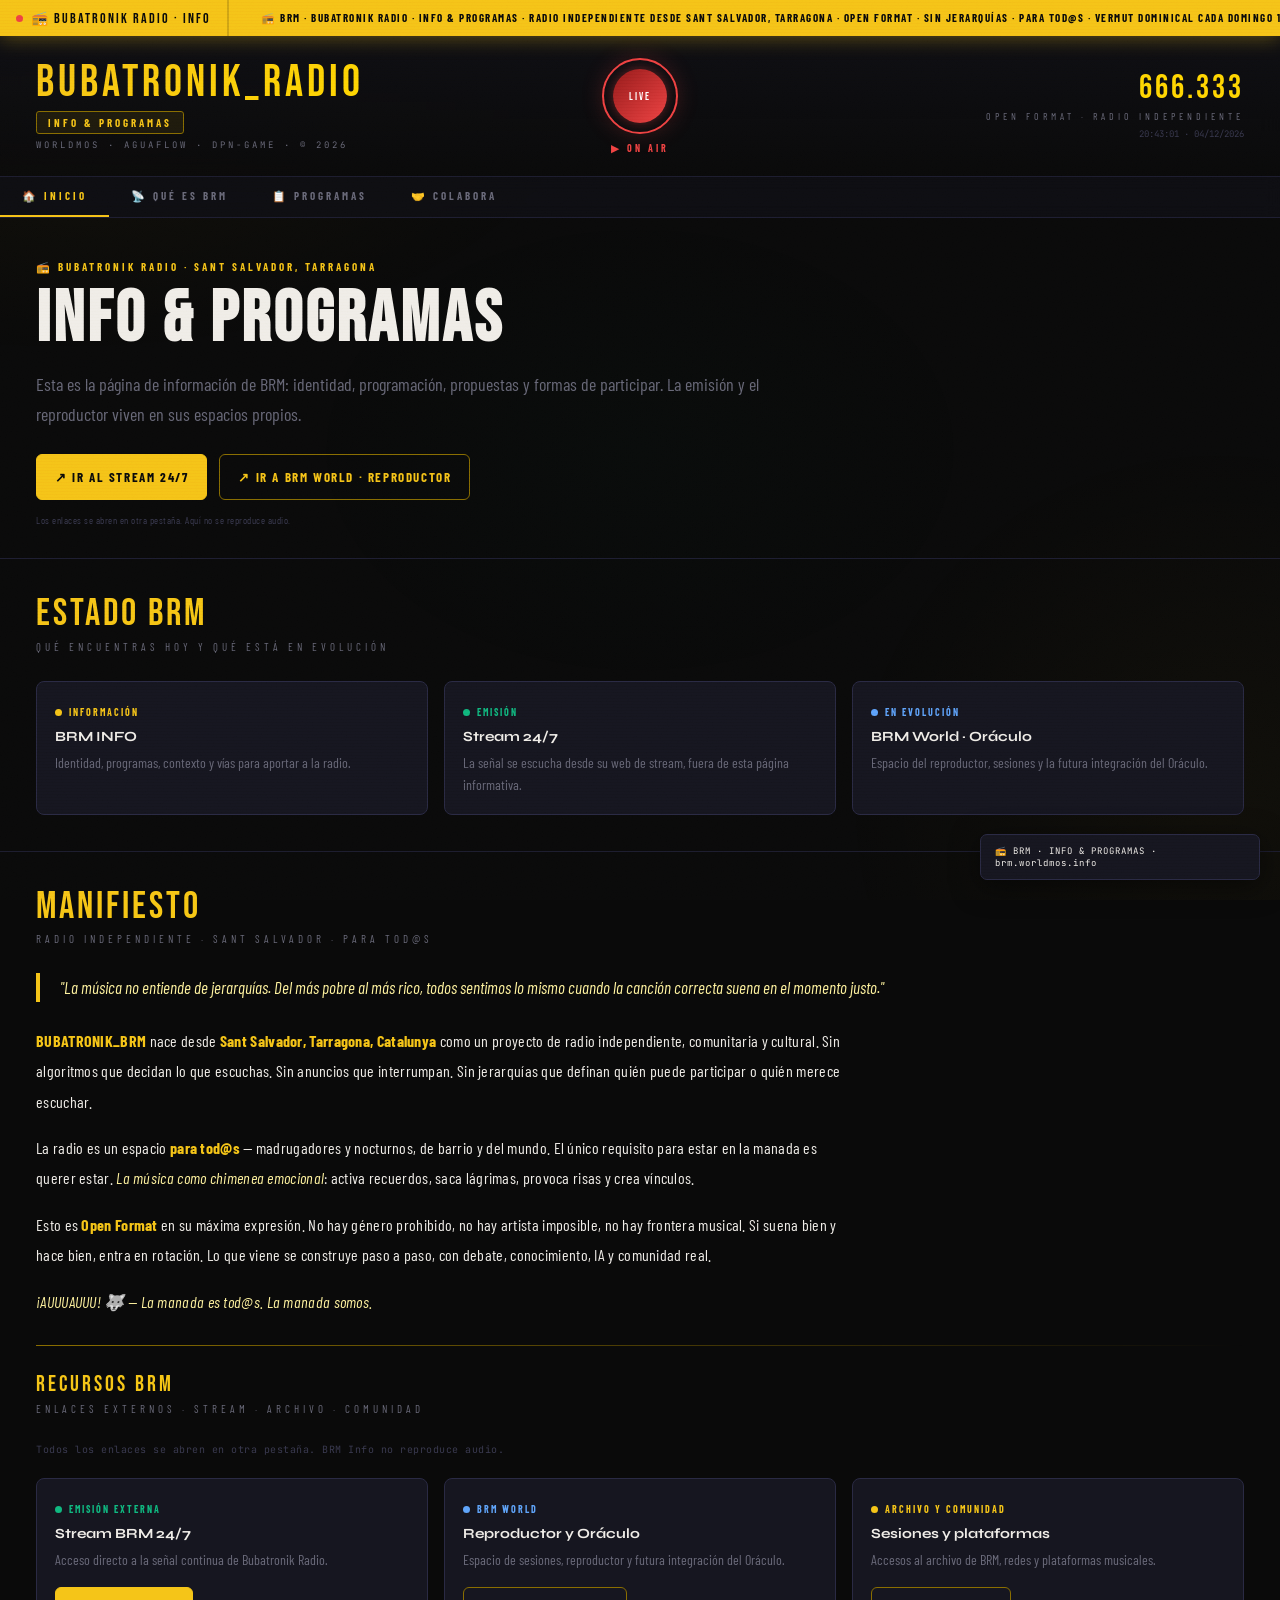
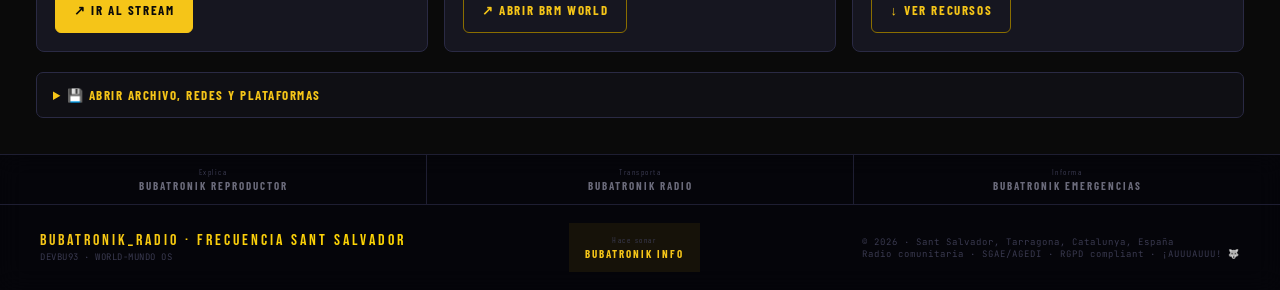
<file: index.html>
<!DOCTYPE html>
<html lang="es" data-status="checking">
<head>
  <meta charset="UTF-8">
  <meta name="viewport" content="width=device-width, initial-scale=1.0, viewport-fit=cover">
  <meta name="description" content="BRM · BUBATRONIK RADIO · INFO & PROGRAMAS — Radio comunitaria independiente desde Sant Salvador, Tarragona. Sin jerarquías, para tod@s.">
  <meta name="theme-color" content="#f5c518">
  <meta name="mobile-web-app-capable" content="yes">
  <meta name="apple-mobile-web-app-capable" content="yes">
  <meta name="apple-mobile-web-app-status-bar-style" content="black-translucent">
  <meta name="apple-mobile-web-app-title" content="BRM INFO">
  <meta property="og:type" content="website">
  <meta property="og:title" content="BRM · BUBATRONIK RADIO · INFO & PROGRAMAS 📻">
  <meta property="og:description" content="Radio comunitaria independiente desde Sant Salvador, Tarragona — Sin jerarquías, para tod@s. Debates, conocimiento, música Open Format. ¡AUUUAUUU!">
  <meta property="og:url" content="https://brm.worldmos.info">
  <meta name="twitter:card" content="summary_large_image">
  <meta name="twitter:title" content="BRM · BUBATRONIK RADIO · INFO & PROGRAMAS">
  <meta name="twitter:description" content="Radio comunitaria independiente · Sant Salvador · Para tod@s · ¡AUUUAUUU! 🐺">
  <title>📻 BRM · BUBATRONIK RADIO · INFO & PROGRAMAS · 666.333</title>
 
  <!-- Fuentes Google — misma familia que brm.worldmos.world -->
  <link rel="preconnect" href="https://fonts.googleapis.com">
  <link rel="preconnect" href="https://fonts.gstatic.com" crossorigin>
  <link href="https://fonts.googleapis.com/css2?family=Bebas+Neue&family=JetBrains+Mono:wght@300;400;600;700&family=Barlow+Condensed:ital,wght@0,300;0,400;0,600;0,700;0,800;1,400&family=Syne:wght@400;600;700;800&display=swap" rel="stylesheet">
 
  <style>
    /* ══════════════════════════════════════
       RESET & VARIABLES
    ══════════════════════════════════════ */
    *, *::before, *::after { margin: 0; padding: 0; box-sizing: border-box; }
 
    :root {
      /* Fondos */
      --bg:       #0a0a0a;
      --bg2:      #0f0f14;
      --bg3:      #161620;
      --bg4:      #1e1e2c;
      /* Amarillo — #f5c518 como pide el prompt */
      --amber:    #f5c518;
      --amber2:   #ffd700;
      --amber3:   #fff3a0;
      --amber4:   #8a6e00;
      --amber5:   rgba(245,197,24,0.07);
      /* Utilidad */
      --red:      #ef4444;
      --green:    #10b981;
      --white:    #f0ede8;
      --muted:    #6a6a7a;
      --muted2:   #3a3a50;
      --border:   #1e1e32;
      --border2:  #2a2a44;
      --glow-a:   rgba(245,197,24,0.10);
      --radius:   6px;
      /* Tipografías */
      --font-mono: 'JetBrains Mono', 'Courier New', monospace;
      --font-cond: 'Barlow Condensed', monospace;
      --font-disp: 'Bebas Neue', monospace;
      --font-syne: 'Syne', monospace;
      /* Layout */
      --ticker-h: 36px;
      --fs-xs: 9px;
      --fs-sm: 11px;
      --fs-base: 13px;
    }
 
    html { scroll-behavior: smooth; overflow-x: hidden; }
 
    body {
      background: var(--bg);
      color: var(--white);
      font-family: var(--font-mono);
      min-height: 100vh;
      overflow-x: hidden;
      -webkit-font-smoothing: antialiased;
    }
 
    /* ── Grain overlay ── */
    body::after {
      content: '';
      position: fixed; inset: 0;
      background-image: url("data:image/svg+xml,%3Csvg xmlns='http://www.w3.org/2000/svg' width='200' height='200'%3E%3Cfilter id='n'%3E%3CfeTurbulence type='fractalNoise' baseFrequency='0.8' numOctaves='4' stitchTiles='stitch'/%3E%3C/filter%3E%3Crect width='200' height='200' filter='url(%23n)' opacity='0.03'/%3E%3C/svg%3E");
      pointer-events: none; z-index: 9999; opacity: 0.5;
    }
 
    /* ── Scanlines retro ── */
    .scanlines {
      position: fixed; inset: 0;
      background: repeating-linear-gradient(
        to bottom, transparent 0px, transparent 2px,
        rgba(0,0,0,0.06) 2px, rgba(0,0,0,0.06) 3px
      );
      pointer-events: none; z-index: 9998; mix-blend-mode: overlay;
    }
 
    /* ── BG Mesh de color ── */
    .bg-mesh {
      position: fixed; inset: 0; pointer-events: none; z-index: 0;
      background:
        radial-gradient(ellipse 70% 50% at 5% 10%, rgba(245,197,24,0.04) 0%, transparent 60%),
        radial-gradient(ellipse 50% 70% at 95% 90%, rgba(245,197,24,0.03) 0%, transparent 60%),
        radial-gradient(ellipse 40% 40% at 50% 50%, rgba(16,185,129,0.015) 0%, transparent 70%);
    }
 
    /* ══════════════════════════════════════
       TICKER ANIMADO SUPERIOR
    ══════════════════════════════════════ */
    .ticker-wrap {
      position: fixed; top: 0; left: 0; right: 0;
      z-index: 200; height: var(--ticker-h);
      background: var(--amber);
      display: flex; align-items: center; overflow: hidden;
      box-shadow: 0 2px 20px rgba(245,197,24,0.35);
    }
    .ticker-badge {
      font-family: var(--font-disp);
      font-size: 14px; letter-spacing: 2px; color: var(--bg);
      padding: 0 16px; height: 100%;
      display: flex; align-items: center; gap: 8px;
      white-space: nowrap; border-right: 2px solid rgba(0,0,0,0.15);
      min-width: fit-content; flex-shrink: 0;
    }
    .ticker-live-dot {
      width: 7px; height: 7px; border-radius: 50%;
      background: var(--red); animation: blink-dot 1.2s step-start infinite;
      flex-shrink: 0;
    }
    @keyframes blink-dot { 0%,49%{opacity:1} 50%,100%{opacity:0.2} }
    .ticker-overflow { overflow: hidden; flex: 1; display: flex; }
    .ticker-track {
      display: flex; animation: ticker-scroll 280s linear infinite; white-space: nowrap;
    }
    .ticker-track:hover { animation-play-state: paused; }
    .ticker-track span {
      font-family: var(--font-cond);
      font-size: 11px; color: var(--bg); padding: 0 32px; font-weight: 700; letter-spacing: 1.5px;
    }
    @keyframes ticker-scroll { from{transform:translateX(0)} to{transform:translateX(-50%)} }
 
    /* ══════════════════════════════════════
       PAGE WRAPPER
    ══════════════════════════════════════ */
    .page {
      position: relative; z-index: 1;
      padding-top: var(--ticker-h);
      max-width: 1400px; margin: 0 auto;
    }
 
    /* ══════════════════════════════════════
       HEADER PRINCIPAL
    ══════════════════════════════════════ */
    .station-header {
      display: grid; grid-template-columns: 1fr auto 1fr;
      align-items: center; padding: 22px 36px;
      border-bottom: 1px solid var(--border);
      background: linear-gradient(180deg, rgba(15,15,20,0.98) 0%, rgba(10,10,10,0.85) 100%);
      backdrop-filter: blur(12px); -webkit-backdrop-filter: blur(12px);
      position: sticky; top: var(--ticker-h); z-index: 100;
    }
 
    /* Bloque izquierdo — logo + badges */
    .header-left { display: flex; flex-direction: column; gap: 3px; }
    .station-logo {
      font-family: var(--font-disp);
      font-size: clamp(24px, 3.5vw, 48px); letter-spacing: 4px; line-height: 1;
      background: linear-gradient(135deg, var(--amber) 0%, var(--amber2) 60%, var(--amber3) 100%);
      -webkit-background-clip: text; background-clip: text; -webkit-text-fill-color: transparent;
    }
    .header-badge {
      display: inline-block;
      font-family: var(--font-cond); font-size: 11px; font-weight: 700;
      letter-spacing: 3px; text-transform: uppercase;
      padding: 4px 11px; border-radius: 3px; width: fit-content;
      background: rgba(245,197,24,0.08); border: 1px solid var(--amber4); color: var(--amber);
      margin-top: 2px;
    }
    .header-tagline {
      font-family: var(--font-mono); font-size: var(--fs-xs);
      letter-spacing: 3px; color: var(--muted); text-transform: uppercase; margin-top: 2px;
    }
 
    /* Centro — ON AIR badge pulsante */
    .onair-center { display: flex; flex-direction: column; align-items: center; gap: 8px; }
    .onair-pulse {
      width: 76px; height: 76px; border-radius: 50%;
      border: 2px solid var(--red); position: relative;
      display: flex; align-items: center; justify-content: center;
      box-shadow: 0 0 22px rgba(239,68,68,0.2);
    }
    .onair-pulse::before {
      content:''; position:absolute; inset:-10px; border-radius:50%;
      border:1.5px solid var(--red); opacity:0;
      animation: pulse-ring 2.4s ease-out infinite;
    }
    .onair-pulse::after {
      content:''; position:absolute; inset:-18px; border-radius:50%;
      border:1px solid var(--red); opacity:0;
      animation: pulse-ring 2.4s ease-out infinite 0.5s;
    }
    @keyframes pulse-ring { 0%{transform:scale(0.9);opacity:0.5} 100%{transform:scale(1.3);opacity:0} }
    .onair-inner {
      width: 54px; height: 54px; border-radius: 50%;
      background: linear-gradient(135deg, #991b1b, var(--red));
      display: flex; align-items: center; justify-content: center;
      font-family: var(--font-disp); font-size: 11px; letter-spacing: 2px; color: #fff;
      animation: flicker-red 2s step-start infinite;
      box-shadow: 0 0 12px rgba(239,68,68,0.4);
    }
    @keyframes flicker-red { 0%,47%,52%,100%{opacity:1} 48%,51%{opacity:0.5} }
    .onair-label {
      font-family: var(--font-cond); font-size: 10px; letter-spacing: 3px;
      color: var(--red); font-weight: 700; text-transform: uppercase;
    }
 
    /* Derecha — frecuencia + reloj */
    .header-right { text-align: right; }
    .freq-number {
      font-family: var(--font-disp);
      font-size: clamp(20px, 2.6vw, 40px); color: var(--amber2); letter-spacing: 3px; line-height: 1;
    }
    .freq-band {
      font-family: var(--font-cond); font-size: 10px; letter-spacing: 4px;
      color: var(--muted); margin-top: 4px; text-transform: uppercase;
    }
    .freq-clock {
      font-family: var(--font-mono); font-size: var(--fs-xs); color: var(--muted2); margin-top: 6px;
    }
 
    /* ══════════════════════════════════════
       NAVEGACIÓN — TABS PRINCIPALES
    ══════════════════════════════════════ */
    .nav-tabs {
      display: flex; border-bottom: 1px solid var(--border);
      background: rgba(15,15,20,0.9); backdrop-filter: blur(8px);
      overflow-x: auto; scrollbar-width: none;
      position: sticky; top: calc(var(--ticker-h) + 86px); z-index: 90;
    }
    .nav-tabs::-webkit-scrollbar { display: none; }
    .nav-tab {
      font-family: var(--font-cond);
      font-size: 11px; font-weight: 700; letter-spacing: 3px; text-transform: uppercase;
      padding: 12px 22px; color: var(--muted);
      border-bottom: 2px solid transparent; border-top: none; border-left: none; border-right: none;
      cursor: pointer; white-space: nowrap; transition: all 0.2s ease; background: none;
    }
    .nav-tab:hover { color: var(--amber2); }
    .nav-tab.active { color: var(--amber); border-bottom-color: var(--amber); }
 
    /* ══════════════════════════════════════
       TAB PANELS
    ══════════════════════════════════════ */
    .tab-panel { display: none; }
    .tab-panel.active { display: block; }
 
    /* ══════════════════════════════════════
       MINI PLAYER
    ══════════════════════════════════════ */
    .mini-player {
      background: var(--bg3); border: 1px solid var(--border2);
      border-left: 3px solid var(--amber); border-radius: 10px;
      padding: 20px 24px; margin: 24px 36px;
      display: flex; flex-direction: column; gap: 14px;
    }
    .mini-player-header {
      display: flex; align-items: center; gap: 14px; flex-wrap: wrap;
    }
    .mini-player-dot {
      width: 10px; height: 10px; border-radius: 50%;
      background: var(--red); flex-shrink: 0;
      animation: blink-dot 1.2s step-start infinite;
      box-shadow: 0 0 8px rgba(239,68,68,0.5);
    }
    .mini-player-label {
      font-family: var(--font-cond); font-size: 13px; font-weight: 700;
      letter-spacing: 3px; color: var(--amber); text-transform: uppercase;
    }
    .mini-player-desc { font-size: var(--fs-xs); color: var(--muted); letter-spacing: 1px; }
 
    /* Audio nativo — el navegador pone sus controles */
    .mini-player audio { width: 100%; height: 36px; }
 
    .mini-player-links { display: flex; gap: 10px; flex-wrap: wrap; }
    .player-ext-link {
      font-family: var(--font-cond); font-size: 11px; font-weight: 700;
      letter-spacing: 2px; text-transform: uppercase; color: var(--amber4);
      text-decoration: none; border: 1px solid var(--border2);
      padding: 6px 14px; border-radius: 4px; transition: all 0.2s;
    }
    .player-ext-link:hover { border-color: var(--amber); color: var(--amber); background: var(--glow-a); }
 
    /* ══════════════════════════════════════
       SECCIONES GENÉRICAS
    ══════════════════════════════════════ */
    .section { padding: 36px; border-bottom: 1px solid var(--border); }
    .section:last-child { border-bottom: none; }
 
    .section-title {
      font-family: var(--font-disp); font-size: clamp(22px, 3vw, 40px);
      letter-spacing: 3px; line-height: 1; margin-bottom: 6px;
      background: linear-gradient(135deg, var(--amber) 0%, var(--amber2) 100%);
      -webkit-background-clip: text; background-clip: text; -webkit-text-fill-color: transparent;
    }
    .section-sub {
      font-family: var(--font-cond); font-size: 11px; letter-spacing: 4px;
      color: var(--muted); text-transform: uppercase; margin-bottom: 28px;
    }
    .divider {
      height: 1px;
      background: linear-gradient(to right, var(--amber4), transparent);
      margin: 28px 0;
    }
 
    /* ══════════════════════════════════════
       MANIFIESTO
    ══════════════════════════════════════ */
    .manifiesto-text {
      font-family: var(--font-cond); font-size: 16px; line-height: 1.9;
      color: var(--white); max-width: 820px; letter-spacing: 0.3px;
    }
    .manifiesto-text strong { color: var(--amber); font-weight: 700; }
    .manifiesto-text em { color: var(--amber3); font-style: italic; }
    .manifiesto-text p { margin-bottom: 16px; }
    .manifiesto-text p:last-child { margin-bottom: 0; }
 
    .manifiesto-quote {
      border-left: 4px solid var(--amber); padding-left: 20px;
      margin: 24px 0; font-size: 17px; font-style: italic;
      font-family: var(--font-cond); color: var(--amber3); line-height: 1.7; opacity: 0.9;
    }
 
    /* ══════════════════════════════════════
       V1 vs V2 — DOS COLUMNAS
    ══════════════════════════════════════ */
    .v1v2-grid { display: grid; grid-template-columns: 1fr 1fr; gap: 22px; }
 
    .v-card {
      background: var(--bg3); border: 1px solid var(--border2);
      border-radius: 10px; padding: 24px; position: relative; overflow: hidden;
    }
    .v-card::before {
      content:''; position:absolute; top:0; left:0; right:0; height:3px;
    }
    .v1-card::before { background: linear-gradient(90deg, var(--amber), var(--amber2)); }
    .v2-card::before { background: linear-gradient(90deg, var(--green), #06b6d4); }
 
    .v-card-header { display: flex; align-items: center; gap: 12px; margin-bottom: 20px; }
    .v-version { font-family: var(--font-disp); font-size: 46px; line-height: 1; }
    .v1-card .v-version { color: var(--amber); }
    .v2-card .v-version { color: var(--green); }
    .v-card-meta { display: flex; flex-direction: column; gap: 3px; }
    .v-card-title { font-family: var(--font-syne); font-size: 15px; font-weight: 700; color: var(--white); }
    .v-card-status { font-family: var(--font-cond); font-size: 10px; letter-spacing: 3px; text-transform: uppercase; }
    .v1-card .v-card-status { color: var(--amber4); }
    .v2-card .v-card-status { color: var(--green); opacity: 0.7; }
 
    .v-items { display: flex; flex-direction: column; gap: 10px; }
    .v-item { display: flex; gap: 10px; align-items: flex-start; font-size: var(--fs-sm); line-height: 1.6; }
    .v-item-bullet { font-size: 14px; flex-shrink: 0; margin-top: 1px; }
    .v-item-text { color: var(--muted); }
    .v-item-text strong { color: var(--white); }
 
    /* ══════════════════════════════════════
       CARDS GRID GENÉRICO
    ══════════════════════════════════════ */
    .cards-grid {
      display: grid; grid-template-columns: repeat(auto-fit, minmax(240px, 1fr)); gap: 16px;
    }
    .info-card {
      background: var(--bg3); border: 1px solid var(--border2);
      border-radius: 10px; padding: 20px;
      position: relative; overflow: hidden; transition: all 0.3s;
    }
    .info-card::before {
      content:''; position:absolute; top:0; left:0; right:0; height:2px;
      background: linear-gradient(90deg, var(--amber), var(--amber2));
      transform: scaleX(0); transform-origin: left; transition: transform 0.3s;
    }
    .info-card:hover { border-color: var(--amber4); background: var(--amber5); }
    .info-card:hover::before { transform: scaleX(1); }
    .card-icon { font-size: 26px; margin-bottom: 10px; display: block; }
    .card-title { font-family: var(--font-syne); font-size: 14px; font-weight: 700; color: var(--white); margin-bottom: 8px; }
    .card-desc { font-size: var(--fs-xs); color: var(--muted); line-height: 1.8; }
 
    /* ══════════════════════════════════════
       ABOUT GRID (QUÉ ES BRM)
    ══════════════════════════════════════ */
    .about-grid { display: grid; grid-template-columns: 1fr 340px; gap: 36px; align-items: start; }
    .about-text { font-family: var(--font-cond); font-size: 15px; line-height: 1.9; color: var(--muted); margin-bottom: 16px; }
    .about-text strong { color: var(--white); }
    .about-text em { color: var(--amber3); }
 
    .about-sidebar { background: var(--bg3); border: 1px solid var(--border2); border-radius: 8px; padding: 20px; }
    .sidebar-title {
      font-family: var(--font-disp); font-size: 13px; letter-spacing: 3px;
      color: var(--muted); margin-bottom: 12px; display: flex; align-items: center; gap: 8px;
      text-transform: uppercase;
    }
    .sidebar-line { flex: 1; height: 1px; background: var(--border2); }
    .sidebar-section { margin-bottom: 22px; }
    .sidebar-section:last-child { margin-bottom: 0; }
 
    .info-row {
      display: flex; justify-content: space-between; align-items: center;
      padding: 7px 0; border-bottom: 1px solid rgba(34,34,66,0.4);
    }
    .info-row:last-child { border-bottom: none; }
    .info-label { font-family: var(--font-cond); font-size: 10px; color: var(--muted); letter-spacing: 2px; text-transform: uppercase; }
    .info-val { color: var(--white); font-weight: 600; font-size: var(--fs-xs); text-align: right; }
 
    /* ══════════════════════════════════════
       PROGRAMAS
    ══════════════════════════════════════ */
    .programs-grid { display: flex; flex-direction: column; gap: 12px; }
    .program-card {
      background: var(--bg3); border: 1px solid var(--border2); border-radius: 8px;
      padding: 18px 20px; display: grid; grid-template-columns: 56px 1fr auto;
      gap: 16px; align-items: center; transition: all 0.2s;
    }
    .program-card:hover { border-color: var(--amber4); background: var(--amber5); }
    .program-emoji { font-size: 30px; text-align: center; line-height: 1; }
    .program-info { display: flex; flex-direction: column; gap: 4px; }
    .program-name { font-family: var(--font-syne); font-size: 14px; font-weight: 700; color: var(--white); }
    .program-desc { font-size: var(--fs-xs); color: var(--muted); line-height: 1.6; }
    .program-tags { display: flex; gap: 5px; flex-wrap: wrap; margin-top: 5px; }
    .ptag {
      font-family: var(--font-cond); font-size: 9px; font-weight: 700;
      letter-spacing: 1px; text-transform: uppercase; padding: 2px 7px; border-radius: 3px;
      background: var(--bg4); border: 1px solid var(--border2); color: var(--muted);
    }
    .prog-status {
      font-family: var(--font-cond); font-size: 10px; font-weight: 700;
      letter-spacing: 2px; text-transform: uppercase; padding: 5px 10px; border-radius: 4px;
      white-space: nowrap; align-self: flex-start;
    }
    .status-live { background: rgba(239,68,68,0.15); color: var(--red); border: 1px solid rgba(239,68,68,0.3); }
    .status-soon { background: rgba(245,197,24,0.1); color: var(--amber); border: 1px solid var(--amber4); }
    .status-idea { background: var(--bg4); color: var(--muted); border: 1px solid var(--border2); }
 
    /* ══════════════════════════════════════
       PARRILLA DE PROGRAMACIÓN (tabla)
       — fuente: Documento Final de Identidad, Programación y Estructura
    ══════════════════════════════════════ */
    .parrilla-table-wrap { overflow-x: auto; border: 1px solid var(--border2); border-radius: 8px; margin-bottom: 8px; }
    .parrilla-table-wrap::-webkit-scrollbar { height: 6px; }
    .parrilla-table-wrap::-webkit-scrollbar-thumb { background: var(--border2); border-radius: 3px; }
    .parrilla-table { width: 100%; border-collapse: collapse; font-family: var(--font-mono); font-size: var(--fs-xs); min-width: 620px; }
    .parrilla-table th {
      background: var(--bg4); color: var(--amber); font-family: var(--font-cond); font-size: 10px;
      font-weight: 700; letter-spacing: 2px; text-transform: uppercase; text-align: left;
      padding: 12px 16px; border-bottom: 1px solid var(--border2); white-space: nowrap;
    }
    .parrilla-table td { padding: 12px 16px; border-bottom: 1px solid var(--border); color: var(--white); vertical-align: top; }
    .parrilla-table tr:last-child td { border-bottom: none; }
    .parrilla-table tbody tr:hover td { background: var(--amber5); }
    .parrilla-hora { color: var(--amber2); font-weight: 700; white-space: nowrap; }
    .parrilla-nombre { font-weight: 700; }
    .parrilla-motor { color: var(--muted); font-size: 10px; white-space: nowrap; }
    .parrilla-note {
      font-family: var(--font-cond); font-size: 12px; color: var(--muted); line-height: 1.8;
      padding: 12px 16px; background: var(--bg3); border-left: 2px solid var(--amber4);
      border-radius: 0 6px 6px 0; margin-top: 14px;
    }
 
    /* ══════════════════════════════════════
       FICHAS DE PROGRAMA
    ══════════════════════════════════════ */
    .fichas-grid { display: grid; grid-template-columns: repeat(auto-fill, minmax(250px, 1fr)); gap: 14px; }
    .ficha-card {
      background: var(--bg3); border: 1px solid var(--border2); border-radius: 8px;
      padding: 18px 20px; transition: all 0.2s;
    }
    .ficha-card:hover { border-color: var(--amber4); background: var(--amber5); }
    .ficha-head {
      display: flex; align-items: center; gap: 12px; margin-bottom: 14px;
      padding-bottom: 14px; border-bottom: 1px solid var(--border);
    }
    .ficha-emoji { font-size: 24px; line-height: 1; }
    .ficha-name { font-family: var(--font-syne); font-size: 13px; font-weight: 700; color: var(--white); letter-spacing: 0.3px; }
    .ficha-hora { font-family: var(--font-mono); font-size: 11px; color: var(--amber); margin-top: 2px; }
    .ficha-field { margin-bottom: 10px; }
    .ficha-field:last-child { margin-bottom: 0; }
    .ficha-field-label {
      font-family: var(--font-cond); font-size: 9px; font-weight: 700; letter-spacing: 2px;
      text-transform: uppercase; color: var(--muted); margin-bottom: 3px;
    }
    .ficha-field-val { font-size: var(--fs-xs); color: var(--white); line-height: 1.6; }
 
    .radar-label {
      font-family: var(--font-cond); font-size: 11px; font-weight: 700; letter-spacing: 3px;
      text-transform: uppercase; color: var(--muted); margin: 8px 0 14px;
      display: flex; align-items: center; gap: 10px;
    }
    .radar-label::after { content: ''; flex: 1; height: 1px; background: var(--border); }
 
    /* ══════════════════════════════════════
       FORMULARIOS — SUB-TABS
    ══════════════════════════════════════ */
    .form-tabs-wrap {
      display: flex; border-bottom: 1px solid var(--border2); margin-bottom: 28px;
      overflow-x: auto; scrollbar-width: none;
    }
    .form-tabs-wrap::-webkit-scrollbar { display: none; }
    .form-tab {
      font-family: var(--font-cond); font-size: 11px; font-weight: 700; letter-spacing: 2px;
      text-transform: uppercase; padding: 10px 20px; color: var(--muted);
      border-bottom: 2px solid transparent; border-top: none; border-left: none; border-right: none;
      cursor: pointer; white-space: nowrap; background: none; transition: all 0.2s;
    }
    .form-tab:hover { color: var(--amber2); }
    .form-tab.active { color: var(--amber); border-bottom-color: var(--amber); }
 
    .form-panel { display: none; }
    .form-panel.active { display: block; }
 
    /* ── Estilos de los formularios ── */
    .form-intro {
      font-family: var(--font-cond); font-size: 14px; color: var(--muted);
      line-height: 1.9; margin-bottom: 24px; max-width: 640px;
    }
    .brm-form { display: flex; flex-direction: column; gap: 18px; max-width: 680px; }
 
    .form-row { display: grid; grid-template-columns: 1fr 1fr; gap: 16px; }
    .form-group { display: flex; flex-direction: column; gap: 6px; }
 
    .form-group label {
      font-family: var(--font-cond); font-size: 10px; font-weight: 700;
      letter-spacing: 3px; text-transform: uppercase; color: var(--muted);
    }
    .form-group input,
    .form-group select,
    .form-group textarea {
      background: var(--bg3); border: 1px solid var(--border2); border-radius: 5px;
      padding: 10px 14px; font-family: var(--font-mono); font-size: var(--fs-sm);
      color: var(--white); outline: none; transition: all 0.2s; resize: vertical;
      -webkit-appearance: none; appearance: none;
    }
    .form-group input:focus,
    .form-group select:focus,
    .form-group textarea:focus {
      border-color: var(--amber); box-shadow: 0 0 10px rgba(245,197,24,0.08);
    }
    .form-group input::placeholder,
    .form-group textarea::placeholder { color: var(--muted2); }
    .form-group select { cursor: pointer; }
    .form-group select option { background: var(--bg3); color: var(--white); }
    .form-group textarea { min-height: 100px; }
 
    .form-hint { font-size: var(--fs-xs); color: var(--muted2); letter-spacing: 0.5px; line-height: 1.7; }
 
    .btn-submit {
      padding: 13px 28px; border-radius: 6px; cursor: pointer; border: none;
      font-family: var(--font-cond); font-size: 13px; font-weight: 700;
      letter-spacing: 3px; text-transform: uppercase; transition: all 0.25s;
      background: linear-gradient(135deg, var(--amber), var(--amber2));
      color: var(--bg); box-shadow: 0 0 20px rgba(245,197,24,0.18); align-self: flex-start;
    }
    .btn-submit:hover { transform: translateY(-2px); box-shadow: 0 4px 24px rgba(245,197,24,0.32); }
    .btn-submit:active { transform: scale(0.98); }
 
    /* ══════════════════════════════════════
       FLUJO TÉCNICO (código)
    ══════════════════════════════════════ */
    .code-flow {
      background: var(--bg3); border: 1px solid var(--border2); border-radius: 8px;
      padding: 22px; font-family: var(--font-mono); font-size: var(--fs-xs);
      color: var(--muted); line-height: 2.4; max-width: 560px;
    }
    .code-flow .cf-node { color: var(--amber); }
    .code-flow .cf-ok { color: var(--green); }
    .code-flow .cf-arr { color: var(--muted2); }
 
    /* ══════════════════════════════════════
       GÉNEROS TAGS
    ══════════════════════════════════════ */
    .genre-cloud { display: flex; flex-wrap: wrap; gap: 8px; }
    .gtag {
      font-family: var(--font-cond); font-size: 11px; letter-spacing: 1.5px;
      padding: 6px 14px; border-radius: 4px; font-weight: 700; text-transform: uppercase;
    }
    .gtag.hot { border: 1px solid var(--amber4); color: var(--amber2); background: rgba(245,197,24,0.04); }
    .gtag.cool { border: 1px solid var(--border2); color: var(--muted); background: transparent; }
 
/* FOOTER */
    .site-footer {
      border-top:1px solid var(--border); background:rgba(5,5,10,0.9); backdrop-filter:blur(12px);
      display:flex; flex-direction:column;
    }
    .footer-layers { display:flex; border-bottom:1px solid var(--border); }
    .footer-layer {
      flex:1; text-align:center; padding:12px 16px; text-decoration:none; color:var(--muted);
      font-family:'Barlow Condensed',sans-serif; font-size:11px; font-weight:700; letter-spacing:2px;
      text-transform:uppercase; border-right:1px solid var(--border); transition:all 0.2s; cursor:pointer;
    }
    .footer-layer:last-child { border-right:none; }
    .footer-layer-tag {
      display:block; font-size:8px; letter-spacing:1.5px; color:var(--muted2);
      font-weight:400; margin-bottom:2px; text-transform:none;
    }
    .footer-layer:hover { background:var(--amber5); color:var(--amber); }
    .footer-layer.active { color:var(--amber); background:var(--amber5); cursor:default; }
    .footer-main {
      padding:18px 40px; display:flex; justify-content:space-between;
      align-items:center; flex-wrap:wrap; gap:16px;
    }
    .footer-brand {
      font-family:'Bebas Neue',sans-serif; font-size:16px; letter-spacing:3px;
      background:linear-gradient(135deg,var(--amber),var(--amber2));
      -webkit-background-clip:text; background-clip:text; -webkit-text-fill-color:transparent;
    }
    .footer-links { display:flex; gap:20px; flex-wrap:wrap; align-items: center; }
    .footer-link {
      font-family:'Barlow Condensed',sans-serif; font-size:11px; color:var(--amber4);
      text-decoration:none; letter-spacing:1.5px; font-weight:700; text-transform:uppercase; transition:color 0.2s;
    }
    .footer-link:hover { color:var(--amber2); }
    .footer-link.info-link {
      color: var(--amber); border: 1px solid var(--amber4); padding: 4px 10px;
      border-radius: 4px; background: rgba(245,158,11,0.04);
    }
    .footer-link.info-link:hover { background: var(--amber); color: var(--bg); }
    .footer-copy { font-size:var(--fs-xs); color:var(--muted2); letter-spacing:1px; }
    .footer-legal { font-size:var(--fs-xs); color:var(--muted2); letter-spacing:0.5px; line-height:1.6; }
 
    /* ══════════════════════════════════════
       TOAST NOTIFICACIONES
    ══════════════════════════════════════ */
    .toast-wrap {
      position: fixed; bottom: 20px; right: 20px; z-index: 1000;
      display: flex; flex-direction: column; gap: 8px; pointer-events: none;
    }
    .toast {
      background: var(--bg3); border: 1px solid var(--border2); border-radius: 7px;
      padding: 10px 14px; font-size: var(--fs-xs); font-family: var(--font-mono);
      color: var(--white); letter-spacing: 1px; box-shadow: 0 6px 28px rgba(0,0,0,0.5);
      opacity: 0; transform: translateY(8px); animation: toast-in 0.3s ease forwards; max-width: 280px;
    }
    @keyframes toast-in { to{opacity:1;transform:translateY(0)} }
    .toast.out { animation: toast-out 0.3s ease forwards; }
    @keyframes toast-out { to{opacity:0;transform:translateY(8px)} }
 
    /* ══════════════════════════════════════
       REVEAL ANIMATION
    ══════════════════════════════════════ */
    .reveal { opacity: 0; transform: translateY(14px); transition: opacity 0.4s ease, transform 0.4s ease; }
    .reveal.visible { opacity: 1; transform: translateY(0); }
 
    /* ══════════════════════════════════════
       RESPONSIVE — MOBILE
    ══════════════════════════════════════ */
    @media (max-width: 960px) {
      .station-header { grid-template-columns: 1fr auto; padding: 16px 20px; }
      .header-right { display: none; }
      .section { padding: 24px 20px; }
      .mini-player { margin: 16px 20px; }
      .v1v2-grid { grid-template-columns: 1fr; }
      .about-grid { grid-template-columns: 1fr; }
      .form-row { grid-template-columns: 1fr; }
      .program-card { grid-template-columns: 40px 1fr; }
      .prog-status { display: none; }
      .site-footer { padding: 14px 20px; flex-direction: column; text-align: center; }
      .footer-copy { text-align: center; }
    }
    @media (max-width: 480px) {
      .ticker-badge { display: none; }
      .station-logo { font-size: 22px; }
      .onair-pulse { width: 62px; height: 62px; }
      .onair-inner { width: 44px; height: 44px; font-size: 10px; }
      .nav-tab { padding: 10px 14px; font-size: 10px; letter-spacing: 2px; }
      .footer-links { display: none; }
      .cards-grid { grid-template-columns: 1fr; }
    }
  

    /* ══════════════════════════════════════
       PORTADA INFO — ACCESOS Y ESTADO
    ══════════════════════════════════════ */
    .info-hero { padding: 42px 36px 30px; border-bottom: 1px solid var(--border); }
    .info-kicker { font-family: var(--font-cond); color: var(--amber); font-weight: 700; font-size: 11px; letter-spacing: 3px; text-transform: uppercase; margin-bottom: 12px; }
    .info-hero h1 { font-family: var(--font-disp); font-size: clamp(38px, 6vw, 72px); letter-spacing: 3px; line-height: .95; color: var(--white); margin: 0 0 16px; }
    .info-hero p { max-width: 760px; font-family: var(--font-cond); font-size: 18px; line-height: 1.65; color: var(--muted); }
    .info-actions { display: flex; gap: 12px; flex-wrap: wrap; margin-top: 24px; }
    .info-action { display: inline-flex; align-items: center; justify-content: center; min-height: 46px; padding: 12px 18px; border-radius: 6px; text-decoration: none; font-family: var(--font-cond); font-size: 13px; font-weight: 700; letter-spacing: 1.6px; text-transform: uppercase; transition: transform .2s, border-color .2s, background .2s; }
    .info-action:hover { transform: translateY(-2px); }
    .info-action.primary { color: var(--bg); background: var(--amber); border: 1px solid var(--amber); }
    .info-action.secondary { color: var(--amber); background: transparent; border: 1px solid var(--amber4); }
    .info-action.secondary:hover { border-color: var(--amber); background: var(--amber5); }
    .info-note { margin-top: 12px; font-size: 10px !important; letter-spacing: .5px; color: var(--muted2) !important; }
    .status-grid { display: grid; grid-template-columns: repeat(3, 1fr); gap: 16px; margin-top: 22px; }
    .status-card { background: var(--bg3); border: 1px solid var(--border2); border-radius: 8px; padding: 18px; }
    .status-label { display: inline-flex; align-items: center; gap: 7px; font-family: var(--font-cond); font-size: 10px; font-weight: 700; letter-spacing: 2px; text-transform: uppercase; margin-bottom: 10px; }
    .status-label::before { content: ''; width: 7px; height: 7px; border-radius: 50%; background: currentColor; }
    .status-label.active { color: var(--green); }
    .status-label.info { color: var(--amber); }
    .status-label.build { color: #60a5fa; }
    .status-card h3 { font-family: var(--font-syne); font-size: 14px; color: var(--white); margin-bottom: 7px; }
    .status-card p { font-family: var(--font-cond); font-size: 14px; line-height: 1.55; color: var(--muted); }
    .resource-details { margin-top: 20px; border: 1px solid var(--border2); border-radius: 7px; background: var(--bg2); }
    .resource-details summary { cursor: pointer; padding: 14px 16px; font-family: var(--font-cond); color: var(--amber); font-size: 13px; font-weight: 700; letter-spacing: 1.5px; text-transform: uppercase; }
    .resource-details .enlaces-grid { padding: 0 16px 16px; }
    @media (max-width: 960px) { .info-hero { padding: 30px 20px 24px; } .status-grid { grid-template-columns: 1fr; } }
  /* ══════════════════════════════════════
    RECURSOS BRM — BLOQUE ORGANIZADO
  ══════════════════════════════════════ */
  .brm-resources {
    margin-top: 30px;
    padding: 26px;
    border: 1px solid var(--border2);
    border-radius: 12px;
    background:
      linear-gradient(135deg, rgba(245, 197, 24, 0.05), transparent 42%),
      var(--bg2);
  }

  .resources-heading {
    display: flex;
    align-items: flex-start;
    justify-content: space-between;
    gap: 20px;
    margin-bottom: 22px;
    padding-bottom: 20px;
    border-bottom: 1px solid var(--border2);
  }

  .resources-kicker {
    margin-bottom: 8px;
    color: var(--amber);
    font-family: var(--font-cond);
    font-size: 10px;
    font-weight: 700;
    letter-spacing: 3px;
    text-transform: uppercase;
  }

  .resources-heading h2 {
    margin: 0 0 8px;
    color: var(--white);
    font-family: var(--font-disp);
    font-size: clamp(24px, 3vw, 34px);
    letter-spacing: 3px;
  }

  .resources-heading p {
    max-width: 650px;
    margin: 0;
    color: var(--muted);
    font-family: var(--font-cond);
    font-size: 15px;
    line-height: 1.6;
  }

  .resources-grid {
    display: grid;
    grid-template-columns: repeat(3, minmax(0, 1fr));
    gap: 16px;
  }

  .resource-card {
    display: flex;
    flex-direction: column;
    min-height: 100%;
    padding: 20px;
    border: 1px solid var(--border2);
    border-radius: 10px;
    background: var(--bg3);
    transition: border-color 0.2s ease, transform 0.2s ease;
  }

  .resource-card:hover {
    transform: translateY(-3px);
    border-color: var(--amber4);
  }

  .resource-card-main {
    border-color: rgba(245, 197, 24, 0.45);
    background:
      linear-gradient(145deg, rgba(245, 197, 24, 0.08), transparent 55%),
      var(--bg3);
  }

  .resource-card-icon {
    margin-bottom: 12px;
    font-size: 28px;
  }

  .resource-card-label {
    margin-bottom: 8px;
    color: var(--amber);
    font-family: var(--font-cond);
    font-size: 10px;
    font-weight: 700;
    letter-spacing: 2.2px;
    text-transform: uppercase;
  }

  .resource-card h3 {
    margin: 0 0 8px;
    color: var(--white);
    font-family: var(--font-syne);
    font-size: 15px;
  }

  .resource-card p {
    min-height: 64px;
    margin: 0 0 18px;
    color: var(--muted);
    font-family: var(--font-cond);
    font-size: 14px;
    line-height: 1.55;
  }

  .resource-links {
    display: flex;
    flex-direction: column;
    gap: 8px;
    margin-top: auto;
  }

  .resource-link {
    display: grid;
    grid-template-columns: 22px 1fr auto;
    align-items: center;
    gap: 8px;
    min-height: 42px;
    padding: 10px 11px;
    border: 1px solid var(--border2);
    border-radius: 6px;
    color: var(--white);
    background: rgba(255, 255, 255, 0.015);
    font-family: var(--font-cond);
    font-size: 13px;
    font-weight: 700;
    letter-spacing: 0.8px;
    text-decoration: none;
    transition: all 0.2s ease;
  }

  .resource-link:hover {
    border-color: var(--amber);
    color: var(--amber);
    background: var(--amber5);
  }

  .resource-link-primary {
    border-color: var(--amber);
    color: var(--bg);
    background: var(--amber);
  }

  .resource-link-primary:hover {
    border-color: var(--amber2);
    color: var(--bg);
    background: var(--amber2);
  }

  .resource-arrow {
    opacity: 0.7;
    font-size: 15px;
  }

  .resource-more {
    margin-top: 2px;
    border: 1px solid var(--border2);
    border-radius: 6px;
    background: rgba(255, 255, 255, 0.012);
  }

  .resource-more summary {
    display: flex;
    align-items: center;
    justify-content: space-between;
    padding: 11px;
    cursor: pointer;
    color: var(--amber);
    font-family: var(--font-cond);
    font-size: 12px;
    font-weight: 700;
    letter-spacing: 1px;
  }

  .resource-more summary::-webkit-details-marker {
    display: none;
  }

  .resource-more[open] summary {
    border-bottom: 1px solid var(--border2);
  }

  .resource-more-links {
    display: flex;
    flex-direction: column;
    padding: 8px;
    gap: 3px;
  }

  .resource-more-links a {
    padding: 8px 6px;
    color: var(--muted);
    font-family: var(--font-cond);
    font-size: 13px;
    text-decoration: none;
    transition: color 0.2s ease, background 0.2s ease;
  }

  .resource-more-links a:hover {
    color: var(--amber);
    background: var(--amber5);
  }

  @media (max-width: 960px) {
    .resources-grid {
      grid-template-columns: 1fr;
    }

    .resource-card p {
      min-height: auto;
    }
  }

  @media (max-width: 560px) {
    .brm-resources {
      padding: 18px;
    }

    .resources-heading {
      margin-bottom: 18px;
      padding-bottom: 16px;
    }
  }
  </style>
</head>
<body>
  <!-- Efectos visuales de fondo -->
  <div class="scanlines"></div>
  <div class="bg-mesh"></div>
  <div class="toast-wrap" id="toastWrap"></div>
 
  <!-- ═══════════════════════════════════════════════════════
       TICKER ANIMADO SUPERIOR
  ═══════════════════════════════════════════════════════ -->
  <div class="ticker-wrap">
    <div class="ticker-badge">
      <span class="ticker-live-dot"></span>
      📻 BUBATRONIK RADIO · INFO
    </div>
    <div class="ticker-overflow">
      <div class="ticker-track" id="tickerTrack"></div>
    </div>
  </div>
 
  <div class="page">
 
    <!-- ═══════════════════════════════════════════════════════
         HEADER — TÍTULO + ON AIR + FRECUENCIA
    ═══════════════════════════════════════════════════════ -->
    <header class="station-header">
      <div class="header-left">
        <div class="station-logo">BUBATRONIK_RADIO</div>
        <div class="header-badge">INFO &amp; PROGRAMAS</div>
        <div class="header-tagline">WorldMOS · AguaFlow · DPN-Game · © 2026</div>
      </div>
 
      <!-- Dot rojo pulsante ON AIR -->
      <div class="onair-center">
        <div class="onair-pulse">
          <div class="onair-inner">LIVE</div>
        </div>
        <div class="onair-label">▶ ON AIR</div>
      </div>
 
      <div class="header-right">
        <div class="freq-number">666.333</div>
        <div class="freq-band">Open Format · Radio Independiente</div>
        <div class="freq-clock" id="clock">--:-- · --/--/----</div>
      </div>
    </header>
 
    <!-- ═══════════════════════════════════════════════════════
         NAVEGACIÓN — 6 TABS PRINCIPALES
    ═══════════════════════════════════════════════════════ -->
    <nav class="nav-tabs" role="tablist" aria-label="Secciones de BRM Info">
      <button class="nav-tab active" data-tab="inicio"     role="tab" aria-selected="true">🏠 INICIO</button>
      <button class="nav-tab"        data-tab="queesbrm"   role="tab">📡 QUÉ ES BRM</button>
      <button class="nav-tab"        data-tab="programas"  role="tab">📋 PROGRAMAS</button>
      <button class="nav-tab"        data-tab="colabora"   role="tab">🤝 COLABORA</button>
    </nav>
 
    <!-- ═══════════════════════════════════════════════════════
         TAB: INICIO
         Contiene: portada informativa + manifiesto + accesos externos
    ═══════════════════════════════════════════════════════ -->
    <div class="tab-panel active" id="tab-inicio">
      <!-- Portada informativa: la escucha se realiza fuera de esta web -->
      <section class="info-hero" aria-labelledby="info-title">
        <div class="info-kicker">📻 Bubatronik Radio · Sant Salvador, Tarragona</div>
        <h1 id="info-title">INFO &amp; PROGRAMAS</h1>
        <p>Esta es la página de información de BRM: identidad, programación, propuestas y formas de participar. La emisión y el reproductor viven en sus espacios propios.</p>
        <div class="info-actions">
          <a class="info-action primary" href="https://bubatronik.listen2myradio.com/" target="_blank" rel="noopener noreferrer">↗ Ir al stream 24/7</a>
          <a class="info-action secondary" href="https://brm.worldmos.world/" target="_blank" rel="noopener noreferrer">↗ Ir a BRM World · reproductor</a>
        </div>
        <p class="info-note">Los enlaces se abren en otra pestaña. Aquí no se reproduce audio.</p>
      </section>

      <section class="section" aria-labelledby="estado-title">
        <div class="section-title reveal" id="estado-title">ESTADO BRM</div>
        <div class="section-sub reveal">Qué encuentras hoy y qué está en evolución</div>
        <div class="status-grid reveal">
          <article class="status-card">
            <div class="status-label info">Información</div>
            <h3>BRM INFO</h3>
            <p>Identidad, programas, contexto y vías para aportar a la radio.</p>
          </article>
          <article class="status-card">
            <div class="status-label active">Emisión</div>
            <h3>Stream 24/7</h3>
            <p>La señal se escucha desde su web de stream, fuera de esta página informativa.</p>
          </article>
          <article class="status-card">
            <div class="status-label build">En evolución</div>
            <h3>BRM World · Oráculo</h3>
            <p>Espacio del reproductor, sesiones y la futura integración del Oráculo.</p>
          </article>
        </div>
      </section>

      <section class="section" aria-labelledby="manifiesto-title">
        <div class="section-title reveal" id="manifiesto-title">MANIFIESTO</div>
        <div class="section-sub reveal">Radio Independiente · Sant Salvador · Para Tod@s</div>
        <div class="manifiesto-quote reveal">"La música no entiende de jerarquías. Del más pobre al más rico, todos sentimos lo mismo cuando la canción correcta suena en el momento justo."</div>
        <div class="manifiesto-text reveal">
          <p><strong>BUBATRONIK_BRM</strong> nace desde <strong>Sant Salvador, Tarragona, Catalunya</strong> como un proyecto de radio independiente, comunitaria y cultural. Sin algoritmos que decidan lo que escuchas. Sin anuncios que interrumpan. Sin jerarquías que definan quién puede participar o quién merece escuchar.</p>
          <p>La radio es un espacio <strong>para tod@s</strong> — madrugadores y nocturnos, de barrio y del mundo. El único requisito para estar en la manada es querer estar. <em>La música como chimenea emocional</em>: activa recuerdos, saca lágrimas, provoca risas y crea vínculos.</p>
          <p>Esto es <strong>Open Format</strong> en su máxima expresión. No hay género prohibido, no hay artista imposible, no hay frontera musical. Si suena bien y hace bien, entra en rotación. Lo que viene se construye paso a paso, con debate, conocimiento, IA y comunidad real.</p>
          <p><em>¡AUUUAUUU! 🐺 — La manada es tod@s. La manada somos.</em></p>
        </div>
        <div class="divider"></div>

        <section aria-labelledby="recursos-title">
          <div class="section-title reveal" id="recursos-title" style="font-size: 22px;">
            RECURSOS BRM
          </div>

          <div class="section-sub reveal">
            Enlaces externos · Stream · Archivo · Comunidad
          </div>

          <p class="info-note reveal" style="margin-top: 0;">
            Todos los enlaces se abren en otra pestaña. BRM Info no reproduce audio.
          </p>

          <div class="status-grid reveal">

            <article class="status-card">
              <div class="status-label active">Emisión externa</div>
              <h3>Stream BRM 24/7</h3>
              <p>Acceso directo a la señal continua de Bubatronik Radio.</p>
              <div class="info-actions" style="margin-top: 16px;">
                <a class="info-action primary"
                  href="https://bubatronik.listen2myradio.com/"
                  target="_blank"
                  rel="noopener noreferrer">
                  ↗ Ir al stream
                </a>
              </div>
            </article>

            <article class="status-card">
              <div class="status-label build">BRM World</div>
              <h3>Reproductor y Oráculo</h3>
              <p>Espacio de sesiones, reproductor y futura integración del Oráculo.</p>
              <div class="info-actions" style="margin-top: 16px;">
                <a class="info-action secondary"
                  href="https://brm.worldmos.world/"
                  target="_blank"
                  rel="noopener noreferrer">
                  ↗ Abrir BRM World
                </a>
              </div>
            </article>

            <article class="status-card">
              <div class="status-label info">Archivo y comunidad</div>
              <h3>Sesiones y plataformas</h3>
              <p>Accesos al archivo de BRM, redes y plataformas musicales.</p>
              <div class="info-actions" style="margin-top: 16px;">
                <a class="info-action secondary" href="#archivo-brm">
                  ↓ Ver recursos
                </a>
              </div>
            </article>

          </div>

          <details class="resource-details reveal" id="archivo-brm">
            <summary>💾 Abrir archivo, redes y plataformas</summary>
           <section class="brm-resources" aria-labelledby="brm-resources-title">
  <div class="resources-heading">
    <div>
      <div class="resources-kicker">BRM · ACCESOS EXTERNOS</div>
      <h2 id="brm-resources-title">RECURSOS Y ENLACES</h2>
      <p>
        Esta web es informativa. La emisión, el reproductor,
        el archivo y las plataformas se abren fuera de BRM Info.
      </p>
    </div>
  </div>

  <div class="resources-grid">

    <!-- Emisión y reproductor -->
    <article class="resource-card resource-card-main">
      <div class="resource-card-icon">📻</div>
      <div class="resource-card-label">Escuchar fuera de INFO</div>
      <h3>Emisión y reproductor</h3>
      <p>
        La señal de BRM y el espacio de sesiones / futuro Oráculo
        viven en sus páginas propias.
      </p>

      <div class="resource-links">
        <a class="resource-link resource-link-primary"
           href="https://bubatronik.listen2myradio.com/"
           target="_blank"
           rel="noopener noreferrer">
          <span>🌐</span>
          <span>Ir al stream 24/7</span>
          <span class="resource-arrow">↗</span>
        </a>

        <a class="resource-link"
           href="https://brm.worldmos.world/"
           target="_blank"
           rel="noopener noreferrer">
          <span>🎛️</span>
          <span>BRM World · Reproductor</span>
          <span class="resource-arrow">↗</span>
        </a>
      </div>
    </article>

    <!-- Archivo y entorno BRM -->
    <article class="resource-card">
      <div class="resource-card-icon">💾</div>
      <div class="resource-card-label">BRM / WorldMOS</div>
      <h3>Archivo y proyectos</h3>
      <p>
        Sesiones, materiales de BRM y accesos a los nodos relacionados.
      </p>

      <div class="resource-links">
        <a class="resource-link"
           href="https://drive.google.com/drive/folders/1I4TDFlJQBcp4M6VNS4KNQlMVbomcg-Zg?usp=drive_link"
           target="_blank"
           rel="noopener noreferrer">
          <span>☁️</span>
          <span>Drive · Archivo BRM</span>
          <span class="resource-arrow">↗</span>
        </a>

        <a class="resource-link"
           href="https://brm.worldmos.es/"
           target="_blank"
           rel="noopener noreferrer">
          <span>🆘</span>
          <span>Emergencias World</span>
          <span class="resource-arrow">↗</span>
        </a>

        <a class="resource-link"
           href="https://ping-tarragona-ready.lovable.app/"
           target="_blank"
           rel="noopener noreferrer">
          <span>📍</span>
          <span>Emergencias Spain</span>
          <span class="resource-arrow">↗</span>
        </a>
      </div>
    </article>

    <!-- Comunidad y plataformas -->
    <article class="resource-card">
      <div class="resource-card-icon">🐺</div>
      <div class="resource-card-label">Comunidad y plataformas</div>
      <h3>Sigue, escucha y comparte</h3>
      <p>
        Perfiles oficiales, playlists y sesiones de BRM en otras plataformas.
      </p>

      <div class="resource-links resource-links-compact">
        <a class="resource-link"
           href="https://www.instagram.com/bubatronik_radio/"
           target="_blank"
           rel="noopener noreferrer">
          <span>📸</span>
          <span>Instagram</span>
          <span class="resource-arrow">↗</span>
        </a>

        <a class="resource-link"
           href="https://www.facebook.com/profile.php?id=61570757215270"
           target="_blank"
           rel="noopener noreferrer">
          <span>ⓕ</span>
          <span>Facebook</span>
          <span class="resource-arrow">↗</span>
        </a>

        <a class="resource-link"
           href="https://www.youtube.com/@BRM_BPM"
           target="_blank"
           rel="noopener noreferrer">
          <span>▶</span>
          <span>YouTube · BRM BPM</span>
          <span class="resource-arrow">↗</span>
        </a>

        <details class="resource-more">
          <summary>Ver playlists y más plataformas <span>＋</span></summary>

          <div class="resource-more-links">
            <a href="https://www.youtube.com/playlist?list=PLc5KM2_2P5GEwM0HdkRvfKds575jjhylu"
               target="_blank"
               rel="noopener noreferrer">
              YouTube · Playlist 1 ↗
            </a>

            <a href="https://www.youtube.com/playlist?list=PLUVib7eIEoIoKcgL0pXThJRzqb6VLwcs5"
               target="_blank"
               rel="noopener noreferrer">
              YouTube · Playlist 2 ↗
            </a>

            <a href="https://soundcloud.com/buba-rodriguez/sets"
               target="_blank"
               rel="noopener noreferrer">
              SoundCloud · Sesiones ↗
            </a>

            <a href="https://tidal.com/playlist/19a40b03-ec33-41f7-b1d4-8d6c2e410727"
               target="_blank"
               rel="noopener noreferrer">
              Tidal ↗
            </a>

            <a href="https://open.spotify.com/user/31dkd2ke74fzflteqhli32n7vf7i"
               target="_blank"
               rel="noopener noreferrer">
              Spotify ↗
            </a>

            <a href="https://music.amazon.es/user-playlists/1deda1ea-919b-4357-902b-3cbfa697ae1c"
               target="_blank"
               rel="noopener noreferrer">
              Amazon Music · Playlist 1 ↗
            </a>

            <a href="https://music.amazon.es/user-playlists/cffa1f34-1174-4683-af9e-e36cb893f358"
               target="_blank"
               rel="noopener noreferrer">
              Amazon Music · Playlist 2 ↗
            </a>

            <a href="https://music.amazon.es/user-playlists/ed99cb07-e49a-40f2-bcbe-90be6a0de76e"
               target="_blank"
               rel="noopener noreferrer">
              Amazon Music · Playlist 3 ↗
            </a>
          </div>
        </details>
      </div>
    </article>
  </div>
</section>
          </details>
        </section>  
      </section>
    </div><!-- /tab-inicio -->
 
    <!-- ═══════════════════════════════════════════════════════
         TAB: QUÉ ES BRM
    ═══════════════════════════════════════════════════════ -->
    <div class="tab-panel" id="tab-queesbrm">
      <div class="section">
        <div class="section-title reveal">QUÉ ES BRM</div>
        <div class="section-sub reveal">BUBATRONIK · Radio Comunitaria · Proyecto · Comunidad</div>
 
        <div class="about-grid reveal">
          <!-- Texto principal -->
          <div>
            <div class="about-text">
              <p><strong>BRM es BUBATRONIK RADIO</strong>, un proyecto de radio independiente online nacido en <strong>Sant Salvador, Tarragona</strong>, creado y mantenido por <strong>Rubén Rodríguez Francisco</strong> — también conocido como DEVBU93, LOB@-Pulpo, DRDB y BUBA.</p>
            </div>
            <div class="about-text">
              <p>No es una radio de fondo para poner mientras comes. Es un <strong>espacio vivo</strong> donde la música actúa como <em>chimenea emocional</em> — un punto de encuentro comunitario que no requiere que compartas la misma ideología, código postal ni nivel de tóxico. La música es el pegamento, el vermut es el ritual, y la manada somos todos.</p>
            </div>
            <div class="about-text">
              <p>BRM funciona dentro del sistema <strong>WORLD-MUNDO OS</strong>, un entorno de trabajo y creación personal que integra proyectos como AguaFlow, DPN-Game y Frecuencia Sant Salvador como nodos conectados de una misma visión de bienestar, tecnología y comunidad real.</p>
            </div>
            <div class="about-text">
              <p><strong>La Manada Salvaje</strong> es la comunidad: sin jerarquías formales, sin requisitos de entrada, con un único código — a sonreír, divertirse y aportar cuando puedas. El grito de la manada es <strong>¡AUUUAUUU! 🐺</strong></p>
            </div>
 
            <div class="divider"></div>
            <div class="section-sub" style="margin-bottom: 16px;">TECNOLOGÍA QUE LO HACE POSIBLE</div>
            <div class="cards-grid">
              <div class="info-card">
                <span class="card-icon">📡</span>
                <div class="card-title">Stream Shoutcast</div>
                <div class="card-desc">Protocolo ICY/Shoutcast a 128kbps MP3 stereo vía listen2myradio.com. Accesible 24/7 desde cualquier dispositivo con navegador.</div>
              </div>
              <div class="info-card">
                <span class="card-icon">☁️</span>
                <div class="card-title">Cloudflare Worker</div>
                <div class="card-desc">Proxy HTTPS propio para resolver mixed-content. Permite escuchar el stream HTTP en webs HTTPS sin errores de seguridad del navegador.</div>
              </div>
              <div class="info-card">
                <span class="card-icon">🐙</span>
                <div class="card-title">GitHub Pages + CI/CD</div>
                <div class="card-desc">Hosting gratuito con despliegue automático vía GitHub Actions. Cada push al repo despliega la web actualizada en segundos.</div>
              </div>
              <div class="info-card">
                <span class="card-icon">🌐</span>
                <div class="card-title">GoDaddy DNS</div>
                <div class="card-desc">worldmos.world gestionado en GoDaddy con subdominios CNAME: brm.worldmos.world (radio principal) y brm.worldmos.info (info y programas).</div>
              </div>
            </div>
          </div>
 
          <!-- Sidebar de datos -->
          <div class="about-sidebar">
            <div class="sidebar-section">
              <div class="sidebar-title">🐺 NODO PRINCIPAL <div class="sidebar-line"></div></div>
              <div class="info-row"><span class="info-label">Creador</span><span class="info-val">Rubén · BRM / DEVBU93</span></div>
              <div class="info-row"><span class="info-label">Sistema</span><span class="info-val">WORLD-MUNDO OS</span></div>
              <div class="info-row"><span class="info-label">Nodo</span><span class="info-val">Lob@-Pulpo × ROCE SYNC</span></div>
              <div class="info-row"><span class="info-label">Alias</span><span class="info-val">BUBA · DRDB · LOB@-PULPO</span></div>
              <div class="info-row"><span class="info-label">Sede</span><span class="info-val">📍 Sant Salvador, Tarragona</span></div>
            </div>
            <div class="sidebar-section">
              <div class="sidebar-title">📻 RADIO STATS <div class="sidebar-line"></div></div>
              <div class="info-row"><span class="info-label">Tracks</span><span class="info-val">709+ en colección</span></div>
              <div class="info-row"><span class="info-label">Sesiones</span><span class="info-val">21+ grabadas</span></div>
              <div class="info-row"><span class="info-label">Formato</span><span class="info-val">Open Format</span></div>
              <div class="info-row"><span class="info-label">Stream</span><span class="info-val">128 kbps MP3</span></div>
              <div class="info-row"><span class="info-label">Frecuencia</span><span class="info-val">666.333 Digital</span></div>
            </div>
            <div class="sidebar-section">
              <div class="sidebar-title">⚖️ LEGAL <div class="sidebar-line"></div></div>
              <div class="info-row"><span class="info-label">Derechos</span><span class="info-val">SGAE / AGEDI</span></div>
              <div class="info-row"><span class="info-label">Privacidad</span><span class="info-val">RGPD compliant</span></div>
              <div class="info-row"><span class="info-label">Tipo</span><span class="info-val">Radio Comunitaria</span></div>
              <div class="info-row"><span class="info-label">Tracking</span><span class="info-val">Mínimo. Sin ads.</span></div>
            </div>
          </div>
        </div>
      </div>
      <div class="divider"></div>
 
    <!-- ═══════════════════════════════════════════════════════
         TAB: V1 ACTUAL
    ═══════════════════════════════════════════════════════ -->

      <div class="section">
        <div class="section-title reveal">V1 · LO QUE HAY</div>
        <div class="section-sub reveal">Estado actual · Activo · Funcionando · Real</div>
 
        <div class="cards-grid reveal" style="margin-bottom: 32px;">
          <div class="info-card">
            <span class="card-icon">🎵</span>
            <div class="card-title">Música 24/7 Open Format</div>
            <div class="card-desc">Stream continuo sin pausa, sin jerarquía de géneros. Hip Hop, Soul, Techno, Eurodance, Blues, Rock, Afrobeats, Rap Español, Folk, Neo Soul — lo que pida el momento.</div>
          </div>
          <div class="info-card">
            <span class="card-icon">📀</span>
            <div class="card-title">709+ Tracks en Colección</div>
            <div class="card-desc">Curada track a track por DEVBU93. Desde Carlos Vecino hasta Wu Tang Clan, de Kase.O a Charlotte de Witte, de Avicii a Erykah Badu. Sin algoritmo de por medio.</div>
          </div>
          <div class="info-card">
            <span class="card-icon">🎛️</span>
            <div class="card-title">21+ Sesiones Numeradas</div>
            <div class="card-desc">Sesiones largas de 4-6 horas, multigenero, sin pausa. La Sesión 3 marcó el récord: 4.96 GB de música ininterrumpida. Todas en Google Drive, acceso libre sin cuenta.</div>
          </div>
          <div class="info-card">
            <span class="card-icon">☀️</span>
            <div class="card-title">Vermut Dominical</div>
            <div class="card-desc">Cada domingo a las 12h, ritual sagrado de la manada. Vermut obligatorio. Música de domingo: clásicos, funk, soul, buenas vibraciones. No es opcional — es la ley.</div>
          </div>
          <div class="info-card">
            <span class="card-icon">🌐</span>
            <div class="card-title">Web Principal Completa</div>
            <div class="card-desc">brm.worldmos.world con player canvas, playlist de 709+ tracks buscable, filtros por género, visualizador audio, Media Session API, tabs de información completa.</div>
          </div>
          <div class="info-card">
            <span class="card-icon">💾</span>
            <div class="card-title">Archivo Drive Libre</div>
            <div class="card-desc">Todas las sesiones grabadas en Google Drive. Sin anuncios, sin algoritmos, sin suscripciones. Acceso libre para toda La Manada Salvaje.</div>
          </div>
        </div>
 
        <div class="divider"></div>
        <div class="section-sub" style="margin-bottom: 18px;">GÉNEROS EN ROTACIÓN ACTIVA</div>
        <div class="genre-cloud reveal">
          <span class="gtag hot">Hip Hop</span>
          <span class="gtag hot">Soul</span>
          <span class="gtag hot">Techno</span>
          <span class="gtag hot">Deep House</span>
          <span class="gtag hot">Eurodance</span>
          <span class="gtag hot">Afrobeats</span>
          <span class="gtag hot">Rap Español</span>
          <span class="gtag hot">Electronic</span>
          <span class="gtag cool">Neo Soul</span>
          <span class="gtag cool">Blues</span>
          <span class="gtag cool">Rock</span>
          <span class="gtag cool">Folk</span>
          <span class="gtag cool">Hardstyle</span>
          <span class="gtag cool">Funk</span>
          <span class="gtag hot">Open Format ∞</span>
        </div>
      
    </div><!-- /tab-v1actual -->
 
    <!-- ═══════════════════════════════════════════════════════
         TAB: VISIÓN V2
    ═══════════════════════════════════════════════════════ -->
    
      <div class="section">
        <div class="section-title reveal">VISIÓN V2</div>
        <div class="section-sub reveal">Lo que viene · En construcción · No es Matrix · Es posible</div>
 
        <div class="about-text reveal" style="max-width: 700px; margin-bottom: 32px; font-family: var(--font-cond); font-size: 15px; line-height: 1.9; color: var(--muted);">
          La V2 no es ciencia ficción. Es una evolución lógica de lo que ya funciona, añadiendo capas de contenido, comunidad y tecnología que transforman BRM de <strong style="color: var(--white);">"radio de música"</strong> a <strong style="color: var(--white);">"plataforma de radio comunitaria independiente"</strong> con debates, noticias por zona e inteligencia artificial al servicio de la gente.
        </div>
 
        <div class="cards-grid reveal">
          <div class="info-card">
            <span class="card-icon">🎙️</span>
            <div class="card-title">Debates y Programas</div>
            <div class="card-desc">Bloques programados de debate — temas locales, conocimiento, noticias relevantes. La manada que quiera hablar, habla. Sin censura previa, con respeto mínimo y aportación real.</div>
          </div>
          <div class="info-card">
            <span class="card-icon">📰</span>
            <div class="card-title">Noticias por Zonas</div>
            <div class="card-desc">IA resume noticias del Camp de Tarragona, Cataluña, España y mundo cada pocas horas. Información relevante por zona, sin bulo, con fuente verificable cuando es posible.</div>
          </div>
          <div class="info-card">
            <span class="card-icon">🤖</span>
            <div class="card-title">IA Integrada (CenteIA)</div>
            <div class="card-desc">Automatización con herramientas de IA — Perplexity, Claude, otros. Generación de contenido, resúmenes automáticos, programación de bloques. Tecnología al servicio de la comunidad.</div>
          </div>
          <div class="info-card">
            <span class="card-icon">📱</span>
            <div class="card-title">Canales Automáticos</div>
            <div class="card-desc">Bots para Telegram, WhatsApp, Facebook. "🔴 ON AIR + track actual + noticia del día + link". La manada se informa sin tener que abrir la web. Alcance sin esfuerzo extra.</div>
          </div>
          <div class="info-card">
            <span class="card-icon">🖼️</span>
            <div class="card-title">Fotos → Canciones</div>
            <div class="card-desc">IA generativa de audio desde imágenes. Subes una foto del barrio, del vermut, de la manada — y la radio genera una pieza musical inspirada. Experimental pero técnicamente posible.</div>
          </div>
          <div class="info-card">
            <span class="card-icon">⚙️</span>
            <div class="card-title">Automatización Total</div>
            <div class="card-desc">N8N o Make.com conectando todo el ecosistema: stream → web → Drive → Telegram → Instagram → Facebook. Publicación automática, scheduling inteligente, backups.</div>
          </div>
        </div>
 
        <div class="divider"></div>
        <div class="section-sub" style="margin-bottom: 16px;">FLUJO AUTOMÁTICO PREVISTO (V2)</div>
        <div class="code-flow reveal">
          <span class="cf-node">[Noticias Tarragona / Cataluña / Mundo]</span><br>
          <span class="cf-arr">&nbsp;&nbsp;↓ IA busca cada 2h — Perplexity / Claude API</span><br>
          <span class="cf-node">[Resumen: 3 noticias clave por zona]</span><br>
          <span class="cf-arr">&nbsp;&nbsp;↓ Generación de bloque de audio TTS</span><br>
          <span class="cf-node">[Bloque de radio: noticia leída + música]</span><br>
          <span class="cf-arr">&nbsp;&nbsp;↓ Scheduling automático en horario definido</span><br>
          <span class="cf-node">[ON AIR → Stream → Web → Telegram → Instagram]</span><br>
          <span class="cf-arr">&nbsp;&nbsp;↓ Ciclo cada 2–4 horas</span><br>
          <span class="cf-ok">✓ Manada informada, manada conectada, manada activa</span>
        </div>
    
      </div><!-- /tab-visionv2 -->
    </div><!-- /tab-queesbrm -->
    <!-- ═══════════════════════════════════════════════════════
         TAB: PROGRAMAS
    ══════════════════════════════════════════════════════ -->
    <div class="tab-panel" id="tab-programas">
      <div class="section">
        <div class="section-title reveal">PROGRAMAS</div>
        <div class="section-sub reveal">Parrilla de BRM · Fichas de Programa · Ideas en el Radar</div>
 
        <div class="about-text reveal" style="max-width: 680px; margin-bottom: 28px; font-family: var(--font-cond); font-size: 14px; line-height: 1.9; color: var(--muted);">
          La parrilla de BRM reúne bloques activos y propuestas en evolución, con horario y ficha de cada programa. Debajo, más ideas que están en el radar — si tienes una propuesta, ve a la pestaña <strong style="color: var(--amber);">COLABORA</strong> y rellena el formulario. Todo tipo de formato tiene cabida si aporta algo real.
        </div>
 
        <div class="parrilla-table-wrap reveal">
          <table class="parrilla-table">
            <thead>
              <tr><th>Hora</th><th>Programa</th><th>Formato</th><th>Motor</th></tr>
            </thead>
            <tbody>
              <tr><td class="parrilla-hora">00:00–10:30</td><td class="parrilla-nombre">Radio 24/7 (aleatorio)</td><td>Música Manada + catálogo</td><td class="parrilla-motor">Streaming continuo</td></tr>
              <tr><td class="parrilla-hora">10:30</td><td class="parrilla-nombre">Noticias</td><td>Boletín informativo (3–5 min)</td><td class="parrilla-motor">HeyGen</td></tr>
              <tr><td class="parrilla-hora">11:00</td><td class="parrilla-nombre">22 Minutos</td><td>Voces de la Manada + entidades</td><td class="parrilla-motor">Voz humana</td></tr>
              <tr><td class="parrilla-hora">12:00</td><td class="parrilla-nombre">Sesión Vermut</td><td>Música y buen rollo, sin agenda fija</td><td class="parrilla-motor">Suno / selección Manada</td></tr>
              <tr><td class="parrilla-hora">13:30</td><td class="parrilla-nombre">Canciones de Imágenes a Música</td><td>Pieza audiovisual/sonora</td><td class="parrilla-motor">Imagen + Suno</td></tr>
              <tr><td class="parrilla-hora">16:00</td><td class="parrilla-nombre">Debate</td><td>Mesa de opinión (tema del día)</td><td class="parrilla-motor">Voz humana</td></tr>
              <tr><td class="parrilla-hora">17:00</td><td class="parrilla-nombre">Canciones Sugeridas</td><td>Selección pedida por oyentes</td><td class="parrilla-motor">Música</td></tr>
              <tr><td class="parrilla-hora">18:00</td><td class="parrilla-nombre">Recordatorio 22 Minutos</td><td>Resumen de puntos clave del bloque de las 11h</td><td class="parrilla-motor">Voz humana / HeyGen</td></tr>
              <tr><td class="parrilla-hora">21:00</td><td class="parrilla-nombre">Nanas</td><td>Música suave, cierre del día</td><td class="parrilla-motor">Suno</td></tr>
              <tr><td class="parrilla-hora">21:22</td><td class="parrilla-nombre">De Tarareos a Canciones</td><td>Tarareo → canción producida</td><td class="parrilla-motor">Suno</td></tr>
              <tr><td class="parrilla-hora">Resto del día</td><td class="parrilla-nombre">Radio 24/7 (aleatorio)</td><td>Mezcla total del catálogo</td><td class="parrilla-motor">Streaming continuo</td></tr>
            </tbody>
          </table>
        </div>
        <div class="parrilla-note reveal">
          <strong style="color: var(--amber2);">Nota:</strong> la Sesión Vermut (12:00) es un bloque autónomo, sin función de previa al Debate de las 16:00 — música y buen rollo para disfrutar en local, con cascos, en casa o como cada uno prefiera.
        </div>
 
        <div class="divider"></div>
 
        <div class="section-title reveal" style="font-size: 22px; margin-bottom: 6px;">FICHAS DE PROGRAMA</div>
        <div class="about-text reveal" style="max-width: 680px; margin-bottom: 22px; font-family: var(--font-cond); font-size: 13px; line-height: 1.8; color: var(--muted);">
          Duración, contenido y producción de cada bloque de la parrilla.
        </div>
 
        <div class="fichas-grid reveal">
 
          <div class="ficha-card">
            <div class="ficha-head"><span class="ficha-emoji">📰</span><div><div class="ficha-name">NOTICIAS</div><div class="ficha-hora">10:30 · 3–5 min</div></div></div>
            <div class="ficha-field"><div class="ficha-field-label">Contenido</div><div class="ficha-field-val">Mundo → Europa → España → Catalunya → Camp de Tarragona → Manada</div></div>
            <div class="ficha-field"><div class="ficha-field-label">Prioridad temática</div><div class="ficha-field-val">Diversidad, tecnología, comunidad, bienestar, ofertas</div></div>
            <div class="ficha-field"><div class="ficha-field-label">Idiomas</div><div class="ficha-field-val">Català / Castellà</div></div>
            <div class="ficha-field"><div class="ficha-field-label">Producción</div><div class="ficha-field-val">Guion + HeyGen</div></div>
          </div>
 
          <div class="ficha-card">
            <div class="ficha-head"><span class="ficha-emoji">🎙️</span><div><div class="ficha-name">22 MINUTOS</div><div class="ficha-hora">11:00 · 22 min</div></div></div>
            <div class="ficha-field"><div class="ficha-field-label">Contenido</div><div class="ficha-field-val">Voces de la Manada, entidades y colectivos locales que quieren compartir algo</div></div>
            <div class="ficha-field"><div class="ficha-field-label">Estructura</div><div class="ficha-field-val">Intro → bloque personas → bloque entidades → tema del día → cierre + llamada a acción</div></div>
            <div class="ficha-field"><div class="ficha-field-label">Producción</div><div class="ficha-field-val">Voz humana, guion asistido</div></div>
          </div>
 
          <div class="ficha-card">
            <div class="ficha-head"><span class="ficha-emoji">🍹</span><div><div class="ficha-name">SESIÓN VERMUT</div><div class="ficha-hora">12:00 · 30–60 min</div></div></div>
            <div class="ficha-field"><div class="ficha-field-label">Contenido</div><div class="ficha-field-val">Música + buen rollo, sin tema ni agenda fijada</div></div>
            <div class="ficha-field"><div class="ficha-field-label">Función</div><div class="ficha-field-val">Desconexión y disfrute libre — local, cascos o casa</div></div>
            <div class="ficha-field"><div class="ficha-field-label">Producción</div><div class="ficha-field-val">Playlist Suno / selección Manada, locución mínima</div></div>
          </div>
 
          <div class="ficha-card">
            <div class="ficha-head"><span class="ficha-emoji">🖼️</span><div><div class="ficha-name">CANCIONES DE IMÁGENES A MÚSICA</div><div class="ficha-hora">13:30 · 15–20 min</div></div></div>
            <div class="ficha-field"><div class="ficha-field-label">Contenido</div><div class="ficha-field-val">Una imagen o momento descrito y convertido en canción</div></div>
            <div class="ficha-field"><div class="ficha-field-label">Producción</div><div class="ficha-field-val">Imagen + prompt descriptivo → Suno</div></div>
          </div>
 
          <div class="ficha-card">
            <div class="ficha-head"><span class="ficha-emoji">💬</span><div><div class="ficha-name">DEBATE</div><div class="ficha-hora">16:00 · 30–45 min</div></div></div>
            <div class="ficha-field"><div class="ficha-field-label">Contenido</div><div class="ficha-field-val">Tema propuesto por la Manada, entidades o actualidad local</div></div>
            <div class="ficha-field"><div class="ficha-field-label">Producción</div><div class="ficha-field-val">Voz humana, guion de puntos de vista</div></div>
          </div>
 
          <div class="ficha-card">
            <div class="ficha-head"><span class="ficha-emoji">🎧</span><div><div class="ficha-name">CANCIONES SUGERIDAS</div><div class="ficha-hora">17:00 · 30–45 min</div></div></div>
            <div class="ficha-field"><div class="ficha-field-label">Contenido</div><div class="ficha-field-val">Peticiones de oyentes / Manada</div></div>
            <div class="ficha-field"><div class="ficha-field-label">Producción</div><div class="ficha-field-val">Música directa, mínima locución</div></div>
          </div>
 
          <div class="ficha-card">
            <div class="ficha-head"><span class="ficha-emoji">⏰</span><div><div class="ficha-name">RECORDATORIO 22 MINUTOS</div><div class="ficha-hora">18:00 · 5–8 min</div></div></div>
            <div class="ficha-field"><div class="ficha-field-label">Contenido</div><div class="ficha-field-val">Resumen de titulares del bloque de las 11h para quien no pudo escucharlo</div></div>
            <div class="ficha-field"><div class="ficha-field-label">Producción</div><div class="ficha-field-val">Voz humana o HeyGen</div></div>
          </div>
 
          <div class="ficha-card">
            <div class="ficha-head"><span class="ficha-emoji">🌙</span><div><div class="ficha-name">NANAS</div><div class="ficha-hora">21:00 · 20 min</div></div></div>
            <div class="ficha-field"><div class="ficha-field-label">Contenido</div><div class="ficha-field-val">Música suave para cerrar el día</div></div>
            <div class="ficha-field"><div class="ficha-field-label">Producción</div><div class="ficha-field-val">Suno, estilo nana/ambient</div></div>
          </div>
 
          <div class="ficha-card">
            <div class="ficha-head"><span class="ficha-emoji">🎤</span><div><div class="ficha-name">DE TARAREOS A CANCIONES</div><div class="ficha-hora">21:22 · 20–30 min</div></div></div>
            <div class="ficha-field"><div class="ficha-field-label">Contenido</div><div class="ficha-field-val">Tarareos enviados por la Manada, transformados en canción completa</div></div>
            <div class="ficha-field"><div class="ficha-field-label">Producción</div><div class="ficha-field-val">Audio tarareado → Suno</div></div>
          </div>
 
        </div>
 
        <div class="divider"></div>
        <div class="radar-label reveal">🌱 Otras ideas en el radar</div>
 
        <div class="programs-grid reveal">
          <div class="program-card">
            <div class="program-emoji">🎙️</div>
            <div class="program-info">
              <div class="program-name">EL DEBATE DE LA MANADA</div>
              <div class="program-desc">Espacio de debate libre. Un tema, varias voces, formato radio. Tóxicos y no tóxicos siempre que el objetivo sea aportar algo. Puede ser semanal o especial según disponibilidad.</div>
              <div class="program-tags">
                <span class="ptag">Debate</span><span class="ptag">Comunidad</span><span class="ptag">V2</span><span class="ptag">Proponer</span>
              </div>
            </div>
            <div class="prog-status status-soon">🟡 Próximo</div>
          </div>
 
          <div class="program-card">
            <div class="program-emoji">🌍</div>
            <div class="program-info">
              <div class="program-name">OPEN MIC BRM</div>
              <div class="program-desc">Espacio abierto para artistas locales, raperos, músicos, poetas, freestylers. Sin filtros de calidad mínima — si tienes algo que decir y suena, aquí cabe. Barrio primero.</div>
              <div class="program-tags">
                <span class="ptag">Arte</span><span class="ptag">Colaborativo</span><span class="ptag">Música</span><span class="ptag">Idea</span>
              </div>
            </div>
            <div class="prog-status status-idea">💡 Idea</div>
          </div>
 
          <div class="program-card">
            <div class="program-emoji">🎉</div>
            <div class="program-info">
              <div class="program-name">FIESTAS DE LA MANADA</div>
              <div class="program-desc">Eventos especiales, sesiones en directo para fiesta de empresa o comunidad. Team building real con BRM como hilo conductor sonoro. Sin PowerPoints, sin facilitadores, sin Kata Bowling.</div>
              <div class="program-tags">
                <span class="ptag">Eventos</span><span class="ptag">Team Building</span><span class="ptag">Directo</span><span class="ptag">Especial</span>
              </div>
            </div>
            <div class="prog-status status-idea">💡 Idea</div>
          </div>
 
        </div>
 
        <div class="divider"></div>
        <div class="about-text reveal" style="font-family: var(--font-cond); font-size: 14px; color: var(--muted); line-height: 1.9;">
          ¿Tienes idea de programa? → Ve a <strong style="color: var(--amber);">COLABORA → Proponer Programa</strong>
        </div>
      </div>
    </div><!-- /tab-programas -->
 
    <!-- ═══════════════════════════════════════════════════════
         TAB: COLABORA
         3 sub-formularios con tabs
    ═══════════════════════════════════════════════════════ -->
    <div class="tab-panel" id="tab-colabora">
      <div class="section">
        <div class="section-title reveal">COLABORA</div>
        <div class="section-sub reveal">Proponer · Participar · Aportar · Enviar</div>
 
        <!-- SUB-TABS DE FORMULARIOS -->
        <div class="form-tabs-wrap reveal">
          <button class="form-tab active" data-form="proponer">📋 Proponer</button>
          <button class="form-tab" data-form="colaborar">🤝 Colaborar</button>
          <button class="form-tab" data-form="idea">💡 Enviar Idea / Noticia</button>
          <button class="form-tab" data-form="aportar">🎙️ Aportar </button>
          <button class="form-tab" data-form="propuesta">🌱 Prop Comun</button>
          <button class="form-tab" data-form="peticion">🆘 Petición</button>
          <button class="form-tab" data-form="debate">💬 Debate</button>
          <button class="form-tab" data-form="imagen">🖼️ Imagen → Canción</button>
          <button class="form-tab" data-form="publicidad">📢 Publicidad</button>
        </div>
 
        <!-- ── FORMULARIO 1: PROPONER PROGRAMA ── -->
        <div class="form-panel active" id="form-proponer">
          <div class="form-intro">
            ¿Tienes idea de programa para BRM? Cuéntanosla. Música, debate, noticias, mixto, especial — todo tiene cabida si aporta algo. Sin filtros previos de calidad, con voluntad real de hacer.
          </div>
          <div class="brm-form">
            <div class="form-row">
              <div class="form-group">
                <label for="p-nombre">Nombre del programa *</label>
                <input type="text" id="p-nombre" placeholder="Ej: El Vermut del Jueves" required autocomplete="off">
              </div>
              <div class="form-group">
                <label for="p-tipo">Tipo de programa *</label>
                <select id="p-tipo" required>
                  <option value="">-- Selecciona --</option>
                  <option value="debate">Debate</option>
                  <option value="noticias">Noticias / Informativo</option>
                  <option value="musica">Música / DJ Set</option>
                  <option value="mixto">Mixto (música + hablar)</option>
                  <option value="especial">Especial / Evento</option>
                  <option value="otro">Otro</option>
                </select>
              </div>
            </div>
            <div class="form-group">
              <label for="p-desc">Descripción del programa *</label>
              <textarea id="p-desc" placeholder="Cuéntanos de qué va, el formato, el tono, la duración aproximada, qué aportaría a la manada..." required></textarea>
            </div>
            <div class="form-row">
              <div class="form-group">
                <label for="p-frecuencia">Frecuencia prevista</label>
                <select id="p-frecuencia">
                  <option value="">-- Opcional --</option>
                  <option value="diario">Diario</option>
                  <option value="semanal">Semanal</option>
                  <option value="quincenal">Quincenal</option>
                  <option value="mensual">Mensual</option>
                  <option value="especial">Solo especiales</option>
                  <option value="variable">Variable / Sin definir</option>
                </select>
              </div>
              <div class="form-group">
                <label for="p-zona">Zona geográfica</label>
                <input type="text" id="p-zona" placeholder="Ej: Tarragona, Barcelona, Online...">
              </div>
            </div>
            <div class="form-row">
              <div class="form-group">
                <label for="p-contacto">Tu nombre / alias *</label>
                <input type="text" id="p-contacto" placeholder="Nombre o alias" required>
              </div>
              <div class="form-group">
                <label for="p-email">Email de contacto *</label>
                <input type="email" id="p-email" placeholder="tu@email.com" required>
              </div>
            </div>
            <div class="form-group">
              <label for="p-mensaje">Mensaje libre / notas adicionales</label>
              <textarea id="p-mensaje" placeholder="Cualquier cosa que quieras añadir, contexto extra, colaboradores potenciales..."></textarea>
            </div>
            <div class="form-hint">
              Los campos con * son obligatorios. El botón abre tu cliente de correo (Gmail, Outlook, etc.) con todo el formulario ya formateado. Sin datos de terceros, sin servidor propio.
            </div>
            <button class="btn-submit" onclick="submitForm('proponer')">📤 ENVIAR PROPUESTA</button>
          </div>
        </div>
 
        <!-- ── FORMULARIO 2: COLABORAR ── -->
        <div class="form-panel" id="form-colaborar">
          <div class="form-intro">
            ¿Quieres formar parte de BRM de alguna forma? Hay muchos modos de colaborar: locución, técnica, música, noticias, IA, diseño, programación, comunidad. Si aportas algo útil y real, hay sitio en la manada.
          </div>
          <div class="brm-form">
            <div class="form-row">
              <div class="form-group">
                <label for="c-nombre">Tu nombre / alias *</label>
                <input type="text" id="c-nombre" placeholder="Nombre o alias" required>
              </div>
              <div class="form-group">
                <label for="c-email">Email de contacto *</label>
                <input type="email" id="c-email" placeholder="tu@email.com" required>
              </div>
            </div>
            <div class="form-row">
              <div class="form-group">
                <label for="c-rol">Rol en el que quieres colaborar *</label>
                <select id="c-rol" required>
                  <option value="">-- Selecciona tu rol --</option>
                  <option value="locucion">Locución / Presentación</option>
                  <option value="tecnica">Técnica / Sonido</option>
                  <option value="musica">Música / DJ / Producción</option>
                  <option value="noticias">Noticias / Redacción</option>
                  <option value="ia">Inteligencia Artificial / Automatización</option>
                  <option value="diseno">Diseño / Visual / Arte</option>
                  <option value="programacion">Programación / Web / DevOps</option>
                  <option value="comunidad">Gestión de Comunidad</option>
                  <option value="otro">Otro</option>
                </select>
              </div>
              <div class="form-group">
                <label for="c-disponibilidad">Disponibilidad (horas/semana)</label>
                <select id="c-disponibilidad">
                  <option value="">-- Opcional --</option>
                  <option value="1-2h">1–2 horas</option>
                  <option value="3-5h">3–5 horas</option>
                  <option value="5-10h">5–10 horas</option>
                  <option value="+10h">+10 horas</option>
                  <option value="variable">Variable según momento</option>
                </select>
              </div>
            </div>
            <div class="form-row">
              <div class="form-group">
                <label for="c-zona">Zona geográfica</label>
                <input type="text" id="c-zona" placeholder="Ej: Tarragona, Madrid, Online...">
              </div>
              <div class="form-group">
                <label for="c-experiencia">Experiencia previa (si la hay)</label>
                <input type="text" id="c-experiencia" placeholder="Breve descripción, links, portfolio...">
              </div>
            </div>
            <div class="form-group">
              <label for="c-mensaje">¿Por qué quieres colaborar con BRM? *</label>
              <textarea id="c-mensaje" placeholder="Cuéntanos qué te motiva, qué aportarías, qué esperas de la colaboración..." required></textarea>
            </div>
            <div class="form-hint">Los campos con * son obligatorios. Tu información va directa a Rubén (DEVBU93). Sin intermediarios.</div>
            <button class="btn-submit" onclick="submitForm('colaborar')">📤 ENVIAR SOLICITUD</button>
          </div>
        </div>
 
        <!-- ── FORMULARIO 3: IDEA / NOTICIA ── -->
        <div class="form-panel" id="form-idea">
          <div class="form-intro">
            ¿Tienes una idea para BRM, una noticia del barrio, algo que debería debatirse en la radio? Mándalo. Con o sin email, con o sin nombre. Lo que importa es el contenido, no la firma.
          </div>
          <div class="brm-form">
            <div class="form-row">
              <div class="form-group">
                <label for="i-tema">Tema o título *</label>
                <input type="text" id="i-tema" placeholder="¿De qué va la idea o noticia?" required>
              </div>
              <div class="form-group">
                <label for="i-zona">Zona o contexto</label>
                <input type="text" id="i-zona" placeholder="Ej: Sant Salvador, Cataluña, España, Global...">
              </div>
            </div>
            <div class="form-group">
              <label for="i-desc">Descripción o desarrollo *</label>
              <textarea id="i-desc" placeholder="Explica la idea, la noticia, el contexto. Cuánto más detalle mejor, pero no hay mínimo ni formato obligatorio." required></textarea>
            </div>
            <div class="form-row">
              <div class="form-group">
                <label for="i-url">URL de referencia (opcional)</label>
                <input type="url" id="i-url" placeholder="https://... (artículo, vídeo, fuente...)">
              </div>
              <div class="form-group">
                <label for="i-email">Tu email (opcional)</label>
                <input type="email" id="i-email" placeholder="Si quieres que te respondamos">
              </div>
            </div>
            <div class="form-hint">Solo el tema y la descripción son obligatorios. Puedes ser totalmente anónimo. Todas las ideas pasan por Rubén antes de cualquier acción.</div>
            <button class="btn-submit" onclick="submitForm('idea')">📤 ENVIAR IDEA</button>
          </div>
        </div>
 
        <!-- ── FORMULARIO 4: APORTAR A UN PROGRAMA ── -->
        <div class="form-panel" id="form-aportar">
          <div class="form-intro">
            ¿Quieres aportar algo puntual a un programa concreto — una frase, un audio, una foto, una idea? Esto es distinto a colaborar de forma fija: aquí mandas tu aportación para un programa en concreto, una vez.
          </div>
          <div class="brm-form">
            <div class="form-row">
              <div class="form-group">
                <label for="ap-nombre">Nombre / Colectivo *</label>
                <input type="text" id="ap-nombre" placeholder="Tu nombre, alias o el de tu colectivo" required>
              </div>
              <div class="form-group">
                <label for="ap-programa">Programa al que se dirige *</label>
                <select id="ap-programa" required>
                  <option value="">-- Selecciona --</option>
                  <option value="Noticias">Noticias</option>
                  <option value="22 Minutos">22 Minutos</option>
                  <option value="Sesión Vermut">Sesión Vermut</option>
                  <option value="Canciones de Imágenes a Música">Canciones de Imágenes a Música</option>
                  <option value="Debate">Debate</option>
                  <option value="Canciones Sugeridas">Canciones Sugeridas</option>
                  <option value="Nanas">Nanas</option>
                  <option value="De Tarareos a Canciones">De Tarareos a Canciones</option>
                  <option value="Otro / General">Otro / General</option>
                </select>
              </div>
            </div>
            <div class="form-group">
              <label for="ap-aporte">¿Qué quieres aportar? *</label>
              <textarea id="ap-aporte" placeholder="2–3 frases contando qué mandas y por qué encaja en este programa..." required></textarea>
            </div>
            <div class="form-row">
              <div class="form-group">
                <label for="ap-formato">Formato</label>
                <select id="ap-formato">
                  <option value="">-- Opcional --</option>
                  <option value="Texto">Texto</option>
                  <option value="Audio">Audio</option>
                  <option value="Imagen">Imagen</option>
                </select>
              </div>
              <div class="form-group">
                <label for="ap-voz">¿Voz propia o locución de Bubatronik?</label>
                <select id="ap-voz">
                  <option value="">-- Opcional --</option>
                  <option value="Voz propia">Voz propia</option>
                  <option value="Locución de Bubatronik">Locución de Bubatronik</option>
                  <option value="Cualquiera">Cualquiera</option>
                </select>
              </div>
            </div>
            <div class="form-group">
              <label for="ap-contacto">Contacto (opcional, no se emite)</label>
              <input type="text" id="ap-contacto" placeholder="Email o teléfono, solo para dudas — no sale en antena">
            </div>
            <div class="form-hint">Los campos con * son obligatorios. Tu aportación pasa por Rubén antes de cualquier uso en antena.</div>
            <button class="btn-submit" onclick="submitForm('aportar')">📤 ENVIAR APORTACIÓN</button>
          </div>
        </div>
 
        <!-- ── FORMULARIO 5: PROPUESTA COMUNITARIA ── -->
        <div class="form-panel" id="form-propuesta">
          <div class="form-intro">
            ¿Tu colectivo o entidad tiene una iniciativa que la Manada debería conocer o apoyar — un huerto, una actividad, una causa? Cuéntanosla. Esto es distinto a proponer un programa nuevo: aquí propones algo para la comunidad, no un formato de radio.
          </div>
          <div class="brm-form">
            <div class="form-row">
              <div class="form-group">
                <label for="pr-nombre">Nombre / Colectivo *</label>
                <input type="text" id="pr-nombre" placeholder="Tu nombre o el de tu colectivo" required>
              </div>
              <div class="form-group">
                <label for="pr-titulo">Título de la propuesta *</label>
                <input type="text" id="pr-titulo" placeholder="Ej: Huerto comunitario en el solar del centro cívico" required>
              </div>
            </div>
            <div class="form-group">
              <label for="pr-desc">Descripción — qué se propone y por qué *</label>
              <textarea id="pr-desc" placeholder="Explica la propuesta con el detalle que haga falta..." required></textarea>
            </div>
            <div class="form-row">
              <div class="form-group">
                <label for="pr-beneficia">¿A quién beneficia?</label>
                <input type="text" id="pr-beneficia" placeholder="Ej: familias y mayores del barrio">
              </div>
              <div class="form-group">
                <label for="pr-respuesta">¿Necesita respuesta o solo difusión?</label>
                <select id="pr-respuesta">
                  <option value="">-- Opcional --</option>
                  <option value="Necesita respuesta">Necesita respuesta</option>
                  <option value="Solo difusión">Solo difusión</option>
                </select>
              </div>
            </div>
            <div class="form-group">
              <label for="pr-fecha">Fecha límite (si aplica)</label>
              <input type="text" id="pr-fecha" placeholder="Ej: antes del 20 de agosto, o déjalo en blanco">
            </div>
            <div class="form-hint">Los campos con * son obligatorios. Todas las propuestas pasan por Rubén antes de cualquier acción.</div>
            <button class="btn-submit" onclick="submitForm('propuesta')">📤 ENVIAR PROPUESTA</button>
          </div>
        </div>
 
        <!-- ── FORMULARIO 6: PETICIÓN ── -->
        <div class="form-panel" id="form-peticion">
          <div class="form-intro">
            ¿Necesitas algo y crees que la Manada puede ayudar? Pide lo que sea — apoyo, un objeto, una mano, difusión. Puedes ser totalmente anónimo si lo prefieres.
          </div>
          <div class="brm-form">
            <div class="form-row">
              <div class="form-group">
                <label for="pe-nombre">Nombre (o anónimo)</label>
                <input type="text" id="pe-nombre" placeholder="Tu nombre, alias, o déjalo en blanco">
              </div>
              <div class="form-group">
                <label for="pe-urgencia">Urgencia</label>
                <select id="pe-urgencia">
                  <option value="">-- Opcional --</option>
                  <option value="Baja">Baja</option>
                  <option value="Media">Media</option>
                  <option value="Alta">Alta</option>
                </select>
              </div>
            </div>
            <div class="form-group">
              <label for="pe-necesita">¿Qué necesitas? *</label>
              <textarea id="pe-necesita" placeholder="Cuenta qué necesitas, con el detalle que quieras dar..." required></textarea>
            </div>
            <div class="form-group">
              <label for="pe-contexto">Contexto breve</label>
              <textarea id="pe-contexto" placeholder="Cualquier información que ayude a entender la petición..."></textarea>
            </div>
            <div class="form-group">
              <label for="pe-mencionar">¿Se puede mencionar tu nombre en antena?</label>
              <select id="pe-mencionar">
                <option value="">-- Opcional --</option>
                <option value="Sí, puedes mencionar mi nombre">Sí, puedes mencionar mi nombre</option>
                <option value="No, prefiero anonimato">No, prefiero anonimato</option>
              </select>
            </div>
            <div class="form-hint">Solo "¿Qué necesitas?" es obligatorio. Puedes ser totalmente anónimo. Todas las peticiones pasan por Rubén antes de cualquier acción.</div>
            <button class="btn-submit" onclick="submitForm('peticion')">📤 ENVIAR PETICIÓN</button>
          </div>
        </div>
 
        <!-- ── FORMULARIO 7: TEMA DE DEBATE ── -->
        <div class="form-panel" id="form-debate">
          <div class="form-intro">
            ¿Tienes un tema para el Debate de las 16:00? Cuéntanoslo con al menos un punto de vista — si quieres aportar tú el contrapunto, mejor todavía.
          </div>
          <div class="brm-form">
            <div class="form-group">
              <label for="db-tema">Tema propuesto *</label>
              <input type="text" id="db-tema" placeholder="Ej: ¿Puede la tecnología ayudar a la comunidad sin sustituir el contacto humano?" required>
            </div>
            <div class="form-group">
              <label for="db-relevancia">¿Por qué es relevante ahora?</label>
              <textarea id="db-relevancia" placeholder="Qué lo hace de actualidad o interés para la Manada..."></textarea>
            </div>
            <div class="form-row">
              <div class="form-group">
                <label for="db-punto1">Punto de vista 1 *</label>
                <textarea id="db-punto1" placeholder="Un primer punto de vista sobre el tema..." required></textarea>
              </div>
              <div class="form-group">
                <label for="db-punto2">Punto de vista 2 (si lo aportas tú)</label>
                <textarea id="db-punto2" placeholder="El contrapunto, si quieres dejarlo ya planteado..."></textarea>
              </div>
            </div>
            <div class="form-group">
              <label for="db-pregunta">Pregunta para lanzar a la Manada</label>
              <input type="text" id="db-pregunta" placeholder="La pregunta abierta con la que cerrar el bloque">
            </div>
            <div class="form-hint">Solo el tema y el primer punto de vista son obligatorios. Todos los temas pasan por Rubén antes de emitirse.</div>
            <button class="btn-submit" onclick="submitForm('debate')">📤 ENVIAR TEMA</button>
          </div>
        </div>
 
        <!-- ── FORMULARIO 8: IMAGEN → CANCIÓN ── -->
        <div class="form-panel" id="form-imagen">
          <div class="form-intro">
            ¿Tienes una imagen o un momento en mente que te gustaría escuchar convertido en canción? Descríbelo — cuanto más claro el detalle visual y emocional, mejor sale la pieza.
          </div>
          <div class="brm-form">
            <div class="form-group">
              <label for="im-titulo">Título de la imagen / momento *</label>
              <input type="text" id="im-titulo" placeholder="Ej: Atardecer en la Pineda" required>
            </div>
            <div class="form-group">
              <label for="im-descripcion">Descripción visual *</label>
              <textarea id="im-descripcion" placeholder="Ej: cielo naranja, palmeras, mar en calma..." required></textarea>
            </div>
            <div class="form-row">
              <div class="form-group">
                <label for="im-emocion">Emoción que transmite</label>
                <input type="text" id="im-emocion" placeholder="Ej: calma, nostalgia, alegría...">
              </div>
              <div class="form-group">
                <label for="im-estilo">Estilo musical sugerido</label>
                <input type="text" id="im-estilo" placeholder="Ej: guitarra y sintetizador cálido">
              </div>
            </div>
            <div class="form-group">
              <label for="im-autoria">Autoría (nombre o anónimo)</label>
              <input type="text" id="im-autoria" placeholder="Cómo quieres que se acredite, o déjalo en blanco">
            </div>
            <div class="form-hint">El título y la descripción visual son obligatorios. Todas las imágenes pasan por Rubén antes de producirse.</div>
            <button class="btn-submit" onclick="submitForm('imagen')">📤 ENVIAR IMAGEN</button>
          </div>
        </div>
 
        <!-- ── FORMULARIO 9: PUBLICIDAD ── -->
        <div class="form-panel" id="form-publicidad">
          <div class="form-intro">
            ¿Tu entidad o colectivo organiza algo y quiere que se difunda en BRM? Cuéntanos qué, cuándo y dónde. Publicidad de barrio, sin coste, para lo que aporte algo real a la Manada.
          </div>
          <div class="brm-form">
            <div class="form-row">
              <div class="form-group">
                <label for="pu-entidad">Entidad / Colectivo *</label>
                <input type="text" id="pu-entidad" placeholder="Nombre de la entidad o colectivo" required>
              </div>
              <div class="form-group">
                <label for="pu-actividad">Actividad o evento *</label>
                <input type="text" id="pu-actividad" placeholder="Qué se organiza" required>
              </div>
            </div>
            <div class="form-row">
              <div class="form-group">
                <label for="pu-fechalugar">Fecha y lugar</label>
                <input type="text" id="pu-fechalugar" placeholder="Ej: sábado 15 de agosto, plaza del centro cívico, 10–14h">
              </div>
              <div class="form-group">
                <label for="pu-publico">Público al que se dirige</label>
                <input type="text" id="pu-publico" placeholder="Ej: familias, vecinos, tod@s...">
              </div>
            </div>
            <div class="form-group">
              <label for="pu-mensaje">Mensaje clave (1 frase)</label>
              <input type="text" id="pu-mensaje" placeholder="La frase que resume el anuncio">
            </div>
            <div class="form-group">
              <label for="pu-enlace">Enlace o contacto de difusión</label>
              <input type="text" id="pu-enlace" placeholder="Web, redes o contacto para más info">
            </div>
            <div class="form-hint">Entidad y actividad son obligatorias. Todos los anuncios pasan por Rubén antes de emitirse.</div>
            <button class="btn-submit" onclick="submitForm('publicidad')">📤 ENVIAR PUBLICIDAD</button>
          </div>
        </div>
 
      </div>
    </div><!-- /tab-colabora -->
 
    <!-- FOOTER -->
    <footer class="site-footer">
      <!-- Las 3 capas: .info explica, .world hace sonar, Radiostream transporta la señal -->
      <div class="footer-layers">
        <a class="footer-layer" href="https://brm.worldmos.world" target="_blank" rel="noopener">
          <span class="footer-layer-tag">Explica</span>BUBATRONIK Reproductor
        </a>
        <a class="footer-layer" href="https://bubatronik.listen2myradio.com/" target="_blank" rel="noopener">
          <span class="footer-layer-tag">Transporta</span>BUBATRONIK Radio
        </a>
        <a class="footer-layer" href="https://brm.worldmos.es" target="_blank" rel="noopener">
          <span class="footer-layer-tag">Informa</span>BUBATRONIK Emergencias
        </a>
      </div>
      <div class="footer-main">
        <div>
          <div class="footer-brand">BUBATRONIK_RADIO · Frecuencia Sant Salvador</div>
          <div class="footer-legal"> DEVBU93 · WORLD-MUNDO OS</div>
        </div>
        <div class="footer-links"> 
        <span class="footer-layer active" title="Estás aquí">
          <span class="footer-layer-tag">Hace sonar</span>BUBATRONIK INFO
        </span>
        <!--  <a class="footer-link" href="mailto:rubenrodriguez.f.93@gmail.com">Email</a>-->
        </div>
        <div class="footer-copy">© 2026 · Sant Salvador, Tarragona, Catalunya, España<br>Radio comunitaria · SGAE/AGEDI · RGPD compliant · ¡AUUUAUUU! 🐺</div>
      </div>
    </footer>
 
  </div><!-- /page -->
 
  <!-- ═══════════════════════════════════════════════════════
       JAVASCRIPT — Tabs, Formularios, Clock, Ticker, Reveal
  ═══════════════════════════════════════════════════════ -->
  <script>
  // ══════════════════════════════════════════════════════════════
  //  BRM · INFO & PROGRAMAS · v2026.08
  //  brm.worldmos.info — GitHub repo: DEVBU93/BRM_BUBATRONIK_INFO
  //  Rubén Rodríguez Francisco · DEVBU93 · LOB@-Pulpo · ManadaSalvaje
  //
  //  v2026.08 — implementa el "Documento Final de Identidad, Programación
  //  y Estructura" (6 ago 2026): parrilla oficial con horarios, fichas de
  //  programa (9) y 6 plantillas de aportación nuevas en COLABORA
  //  (Aportar a un Programa · Propuesta Comunitaria · Petición ·
  //  Tema de Debate · Imagen → Canción · Publicidad).
  // ══════════════════════════════════════════════════════════════
 
  // ── TICKER ANIMADO ────────────────────────────────────────────────────
  function initTicker() {
    const text = '📻 BRM · BUBATRONIK RADIO · INFO & PROGRAMAS · RADIO INDEPENDIENTE DESDE SANT SALVADOR, TARRAGONA · OPEN FORMAT · SIN JERARQUÍAS · PARA TOD@S · VERMUT DOMINICAL CADA DOMINGO 12H · 709+ TRACKS · V2 EN CONSTRUCCIÓN · WORLDMOS · AGUAFLOW · DPNGAME · ¡AUUUAUUU! 🐺 · ';
    const full = text.repeat(4);
    const track = document.getElementById('tickerTrack');
    track.innerHTML = '<span>' + full + '</span><span>' + full + '</span>';
  }
 
  // ── RELOJ EN TIEMPO REAL ──────────────────────────────────────────────
  function initClock() {
    function tick() {
      const now = new Date();
      const pad = n => String(n).padStart(2, '0');
      const el = document.getElementById('clock');
      if (el) {
        el.textContent =
          pad(now.getHours()) + ':' + pad(now.getMinutes()) + ':' + pad(now.getSeconds())
          + ' · ' + pad(now.getDate()) + '/' + pad(now.getMonth() + 1) + '/' + now.getFullYear();
      }
    }
    tick();
    setInterval(tick, 1000);
  }
 
  // ── NAVEGACIÓN: TABS PRINCIPALES ─────────────────────────────────────
  document.querySelectorAll('.nav-tab').forEach(function(tab) {
    tab.addEventListener('click', function() {
      var id = tab.dataset.tab;
      // Desactivar todos
      document.querySelectorAll('.nav-tab').forEach(function(t) {
        t.classList.remove('active');
        t.setAttribute('aria-selected', 'false');
      });
      document.querySelectorAll('.tab-panel').forEach(function(p) {
        p.classList.remove('active');
      });
      // Activar el seleccionado
      tab.classList.add('active');
      tab.setAttribute('aria-selected', 'true');
      var panel = document.getElementById('tab-' + id);
      if (panel) {
        panel.classList.add('active');
        triggerReveal(panel);
        // Scroll suave al top del panel en mobile
        if (window.innerWidth < 960) {
          setTimeout(function() {
            panel.scrollIntoView({ behavior: 'smooth', block: 'start' });
          }, 50);
        }
      }
    });
  });
 
  // ── NAVEGACIÓN: SUB-TABS DE FORMULARIOS ──────────────────────────────
  document.querySelectorAll('.form-tab').forEach(function(tab) {
    tab.addEventListener('click', function() {
      var id = tab.dataset.form;
      document.querySelectorAll('.form-tab').forEach(function(t) { t.classList.remove('active'); });
      document.querySelectorAll('.form-panel').forEach(function(p) { p.classList.remove('active'); });
      tab.classList.add('active');
      var panel = document.getElementById('form-' + id);
      if (panel) panel.classList.add('active');
    });
  });
 
  // ── FORMULARIOS — SUBMIT VIA MAILTO ───────────────────────────────────
  // Cambia este email por el que quieras usar como destino
  var CONTACT_EMAIL = 'rubenrodriguez.f.93@gmail.com';
 
  function getVal(id) {
    var el = document.getElementById(id);
    return el ? (el.value || '').trim() : '';
  }
 
  function submitForm(type) {
    var subject = '';
    var body = '';
 
    if (type === 'proponer') {
      // ── Formulario 1: Proponer Programa
      var nombre  = getVal('p-nombre');
      var tipo    = getVal('p-tipo');
      var desc    = getVal('p-desc');
      var freq    = getVal('p-frecuencia');
      var zona    = getVal('p-zona');
      var contact = getVal('p-contacto');
      var email   = getVal('p-email');
      var msg     = getVal('p-mensaje');
 
      if (!nombre || !tipo || !desc || !contact || !email) {
        toast('⚠️ Rellena los campos obligatorios marcados con *');
        return;
      }
 
      subject = '[BRM] Propuesta de programa: ' + nombre;
      body = '=== PROPUESTA DE PROGRAMA — BRM INFO & PROGRAMAS ===\n\n'
        + 'NOMBRE DEL PROGRAMA: ' + nombre + '\n'
        + 'TIPO: ' + tipo + '\n'
        + 'FRECUENCIA PREVISTA: ' + (freq || 'No especificada') + '\n'
        + 'ZONA GEOGRÁFICA: ' + (zona || 'No especificada') + '\n\n'
        + 'DESCRIPCIÓN DEL PROGRAMA:\n' + desc + '\n\n'
        + 'DATOS DE CONTACTO:\n'
        + '  Nombre/Alias: ' + contact + '\n'
        + '  Email: ' + email + '\n\n'
        + (msg ? 'NOTAS ADICIONALES:\n' + msg + '\n\n' : '')
        + '---\nEnviado desde brm.worldmos.info · BRM Info & Programas\n'
        + 'DEVBU93 · WorldMOS · AguaFlow · DPN-Game · ¡AUUUAUUU! 🐺';
 
    } else if (type === 'colaborar') {
      // ── Formulario 2: Colaborar
      var c_nombre = getVal('c-nombre');
      var c_email  = getVal('c-email');
      var c_rol    = getVal('c-rol');
      var c_disp   = getVal('c-disponibilidad');
      var c_zona   = getVal('c-zona');
      var c_exp    = getVal('c-experiencia');
      var c_msg    = getVal('c-mensaje');
 
      if (!c_nombre || !c_email || !c_rol || !c_msg) {
        toast('⚠️ Rellena los campos obligatorios marcados con *');
        return;
      }
 
      subject = '[BRM] Solicitud de colaboración: ' + c_rol + ' — ' + c_nombre;
      body = '=== SOLICITUD DE COLABORACIÓN — BRM INFO & PROGRAMAS ===\n\n'
        + 'NOMBRE/ALIAS: ' + c_nombre + '\n'
        + 'EMAIL: ' + c_email + '\n'
        + 'ROL DESEADO: ' + c_rol + '\n'
        + 'DISPONIBILIDAD: ' + (c_disp || 'No especificada') + '\n'
        + 'ZONA: ' + (c_zona || 'No especificada') + '\n'
        + 'EXPERIENCIA PREVIA: ' + (c_exp || 'No indicada') + '\n\n'
        + 'MOTIVACIÓN Y PROPUESTA:\n' + c_msg + '\n\n'
        + '---\nEnviado desde brm.worldmos.info · BRM Info & Programas\n'
        + 'DEVBU93 · WorldMOS · AguaFlow · DPN-Game · ¡AUUUAUUU! 🐺';
 
    } else if (type === 'idea') {
      // ── Formulario 3: Idea / Noticia
      var i_tema  = getVal('i-tema');
      var i_zona  = getVal('i-zona');
      var i_desc  = getVal('i-desc');
      var i_url   = getVal('i-url');
      var i_email = getVal('i-email');
 
      if (!i_tema || !i_desc) {
        toast('⚠️ El tema y la descripción son obligatorios');
        return;
      }
 
      subject = '[BRM] Idea / Noticia: ' + i_tema;
      body = '=== IDEA / NOTICIA — BRM INFO & PROGRAMAS ===\n\n'
        + 'TEMA: ' + i_tema + '\n'
        + 'ZONA / CONTEXTO: ' + (i_zona || 'No especificada') + '\n'
        + (i_email ? 'EMAIL DE CONTACTO: ' + i_email + '\n' : '(anónimo)\n')
        + (i_url   ? 'URL REFERENCIA: ' + i_url + '\n' : '')
        + '\nDESCRIPCIÓN:\n' + i_desc + '\n\n'
        + '---\nEnviado desde brm.worldmos.info · BRM Info & Programas\n'
        + 'DEVBU93 · WorldMOS · AguaFlow · DPN-Game · ¡AUUUAUUU! 🐺';
 
    } else if (type === 'aportar') {
      // ── Formulario 4: Aportar a un Programa
      var ap_nombre   = getVal('ap-nombre');
      var ap_programa = getVal('ap-programa');
      var ap_aporte   = getVal('ap-aporte');
      var ap_formato  = getVal('ap-formato');
      var ap_voz      = getVal('ap-voz');
      var ap_contacto = getVal('ap-contacto');
 
      if (!ap_nombre || !ap_programa || !ap_aporte) {
        toast('⚠️ Rellena los campos obligatorios marcados con *');
        return;
      }
 
      subject = '[BRM] Aportación a programa: ' + ap_programa + ' — ' + ap_nombre;
      body = '=== APORTACIÓN A UN PROGRAMA — BRM INFO & PROGRAMAS ===\n\n'
        + 'NOMBRE / COLECTIVO: ' + ap_nombre + '\n'
        + 'PROGRAMA: ' + ap_programa + '\n'
        + 'FORMATO: ' + (ap_formato || 'No especificado') + '\n'
        + 'VOZ: ' + (ap_voz || 'No especificado') + '\n\n'
        + 'QUÉ APORTA:\n' + ap_aporte + '\n\n'
        + (ap_contacto ? 'CONTACTO (no se emite): ' + ap_contacto + '\n\n' : '')
        + '---\nEnviado desde brm.worldmos.info · BRM Info & Programas\n'
        + 'DEVBU93 · WorldMOS · AguaFlow · DPN-Game · ¡AUUUAUUU! 🐺';
 
    } else if (type === 'propuesta') {
      // ── Formulario 5: Propuesta Comunitaria
      var pr_nombre    = getVal('pr-nombre');
      var pr_titulo    = getVal('pr-titulo');
      var pr_desc      = getVal('pr-desc');
      var pr_beneficia = getVal('pr-beneficia');
      var pr_respuesta = getVal('pr-respuesta');
      var pr_fecha     = getVal('pr-fecha');
 
      if (!pr_nombre || !pr_titulo || !pr_desc) {
        toast('⚠️ Rellena los campos obligatorios marcados con *');
        return;
      }
 
      subject = '[BRM] Propuesta comunitaria: ' + pr_titulo;
      body = '=== PROPUESTA COMUNITARIA — BRM INFO & PROGRAMAS ===\n\n'
        + 'NOMBRE / COLECTIVO: ' + pr_nombre + '\n'
        + 'TÍTULO: ' + pr_titulo + '\n'
        + 'A QUIÉN BENEFICIA: ' + (pr_beneficia || 'No especificado') + '\n'
        + 'RESPUESTA O DIFUSIÓN: ' + (pr_respuesta || 'No especificado') + '\n'
        + 'FECHA LÍMITE: ' + (pr_fecha || 'No especificada') + '\n\n'
        + 'DESCRIPCIÓN:\n' + pr_desc + '\n\n'
        + '---\nEnviado desde brm.worldmos.info · BRM Info & Programas\n'
        + 'DEVBU93 · WorldMOS · AguaFlow · DPN-Game · ¡AUUUAUUU! 🐺';
 
    } else if (type === 'peticion') {
      // ── Formulario 6: Petición
      var pe_nombre    = getVal('pe-nombre');
      var pe_necesita  = getVal('pe-necesita');
      var pe_contexto  = getVal('pe-contexto');
      var pe_urgencia  = getVal('pe-urgencia');
      var pe_mencionar = getVal('pe-mencionar');
 
      if (!pe_necesita) {
        toast('⚠️ Cuéntanos qué necesitas');
        return;
      }
 
      subject = '[BRM] Petición a la Manada' + (pe_nombre ? ' — ' + pe_nombre : ' (anónima)');
      body = '=== PETICIÓN A LA MANADA — BRM INFO & PROGRAMAS ===\n\n'
        + 'NOMBRE: ' + (pe_nombre || 'Anónimo') + '\n'
        + 'URGENCIA: ' + (pe_urgencia || 'No especificada') + '\n'
        + 'MENCIONAR EN ANTENA: ' + (pe_mencionar || 'No especificado') + '\n\n'
        + 'QUÉ NECESITA:\n' + pe_necesita + '\n\n'
        + (pe_contexto ? 'CONTEXTO:\n' + pe_contexto + '\n\n' : '')
        + '---\nEnviado desde brm.worldmos.info · BRM Info & Programas\n'
        + 'DEVBU93 · WorldMOS · AguaFlow · DPN-Game · ¡AUUUAUUU! 🐺';
 
    } else if (type === 'debate') {
      // ── Formulario 7: Tema de Debate
      var db_tema       = getVal('db-tema');
      var db_relevancia = getVal('db-relevancia');
      var db_punto1     = getVal('db-punto1');
      var db_punto2     = getVal('db-punto2');
      var db_pregunta   = getVal('db-pregunta');
 
      if (!db_tema || !db_punto1) {
        toast('⚠️ Rellena los campos obligatorios marcados con *');
        return;
      }
 
      subject = '[BRM] Tema de debate: ' + db_tema;
      body = '=== TEMA DE DEBATE — BRM INFO & PROGRAMAS ===\n\n'
        + 'TEMA: ' + db_tema + '\n\n'
        + 'POR QUÉ ES RELEVANTE AHORA:\n' + (db_relevancia || 'No especificado') + '\n\n'
        + 'PUNTO DE VISTA 1:\n' + db_punto1 + '\n\n'
        + (db_punto2 ? 'PUNTO DE VISTA 2:\n' + db_punto2 + '\n\n' : '')
        + (db_pregunta ? 'PREGUNTA PARA LA MANADA:\n' + db_pregunta + '\n\n' : '')
        + '---\nEnviado desde brm.worldmos.info · BRM Info & Programas\n'
        + 'DEVBU93 · WorldMOS · AguaFlow · DPN-Game · ¡AUUUAUUU! 🐺';
 
    } else if (type === 'imagen') {
      // ── Formulario 8: Imagen → Canción
      var im_titulo      = getVal('im-titulo');
      var im_descripcion = getVal('im-descripcion');
      var im_emocion     = getVal('im-emocion');
      var im_estilo      = getVal('im-estilo');
      var im_autoria     = getVal('im-autoria');
 
      if (!im_titulo || !im_descripcion) {
        toast('⚠️ Título y descripción visual son obligatorios');
        return;
      }
 
      subject = '[BRM] Imagen → Canción: ' + im_titulo;
      body = '=== IMAGEN → CANCIÓN — BRM INFO & PROGRAMAS ===\n\n'
        + 'TÍTULO: ' + im_titulo + '\n'
        + 'EMOCIÓN: ' + (im_emocion || 'No especificada') + '\n'
        + 'ESTILO MUSICAL SUGERIDO: ' + (im_estilo || 'No especificado') + '\n'
        + 'AUTORÍA: ' + (im_autoria || 'Anónimo') + '\n\n'
        + 'DESCRIPCIÓN VISUAL:\n' + im_descripcion + '\n\n'
        + '---\nEnviado desde brm.worldmos.info · BRM Info & Programas\n'
        + 'DEVBU93 · WorldMOS · AguaFlow · DPN-Game · ¡AUUUAUUU! 🐺';
 
    } else if (type === 'publicidad') {
      // ── Formulario 9: Publicidad
      var pu_entidad    = getVal('pu-entidad');
      var pu_actividad  = getVal('pu-actividad');
      var pu_fechalugar = getVal('pu-fechalugar');
      var pu_publico    = getVal('pu-publico');
      var pu_mensaje    = getVal('pu-mensaje');
      var pu_enlace     = getVal('pu-enlace');
 
      if (!pu_entidad || !pu_actividad) {
        toast('⚠️ Entidad y actividad son obligatorias');
        return;
      }
 
      subject = '[BRM] Publicidad: ' + pu_entidad + ' — ' + pu_actividad;
      body = '=== PUBLICIDAD A DIFUNDIR — BRM INFO & PROGRAMAS ===\n\n'
        + 'ENTIDAD / COLECTIVO: ' + pu_entidad + '\n'
        + 'ACTIVIDAD: ' + pu_actividad + '\n'
        + 'FECHA Y LUGAR: ' + (pu_fechalugar || 'No especificado') + '\n'
        + 'PÚBLICO: ' + (pu_publico || 'No especificado') + '\n'
        + 'MENSAJE CLAVE: ' + (pu_mensaje || 'No especificado') + '\n'
        + (pu_enlace ? 'ENLACE / CONTACTO: ' + pu_enlace + '\n' : '')
        + '\n---\nEnviado desde brm.worldmos.info · BRM Info & Programas\n'
        + 'DEVBU93 · WorldMOS · AguaFlow · DPN-Game · ¡AUUUAUUU! 🐺';
    }
 
    // Construir y abrir el enlace mailto
    var mailto = 'mailto:' + CONTACT_EMAIL
      + '?subject=' + encodeURIComponent(subject)
      + '&body=' + encodeURIComponent(body);
 
    window.location.href = mailto;
    setTimeout(function() { toast('📤 Abriendo tu cliente de correo...'); }, 300);
  }
 
  // ── REVEAL SCROLL ANIMATION ───────────────────────────────────────────
  var revealObserver = new IntersectionObserver(function(entries) {
    entries.forEach(function(e) {
      if (e.isIntersecting) {
        e.target.classList.add('visible');
        revealObserver.unobserve(e.target); // solo una vez
      }
    });
  }, { threshold: 0.08 });
 
  function triggerReveal(scope) {
    var targets = (scope || document).querySelectorAll('.reveal:not(.visible)');
    targets.forEach(function(el) { revealObserver.observe(el); });
  }
 
  // ── TOAST NOTIFICACIONES ──────────────────────────────────────────────
  function toast(msg, duration) {
    duration = duration || 3500;
    var wrap = document.getElementById('toastWrap');
    var el = document.createElement('div');
    el.className = 'toast';
    el.textContent = msg;
    wrap.appendChild(el);
    setTimeout(function() {
      el.classList.add('out');
      setTimeout(function() { el.remove(); }, 400);
    }, duration);
  }
 
  // ── INIT ALL ──────────────────────────────────────────────────────────
  initTicker();
  initClock();
  triggerReveal();
  setTimeout(function() { toast('📻 BRM · INFO & PROGRAMAS · brm.worldmos.info'); }, 800);
  </script>
 
</body>
</html>
</file>
